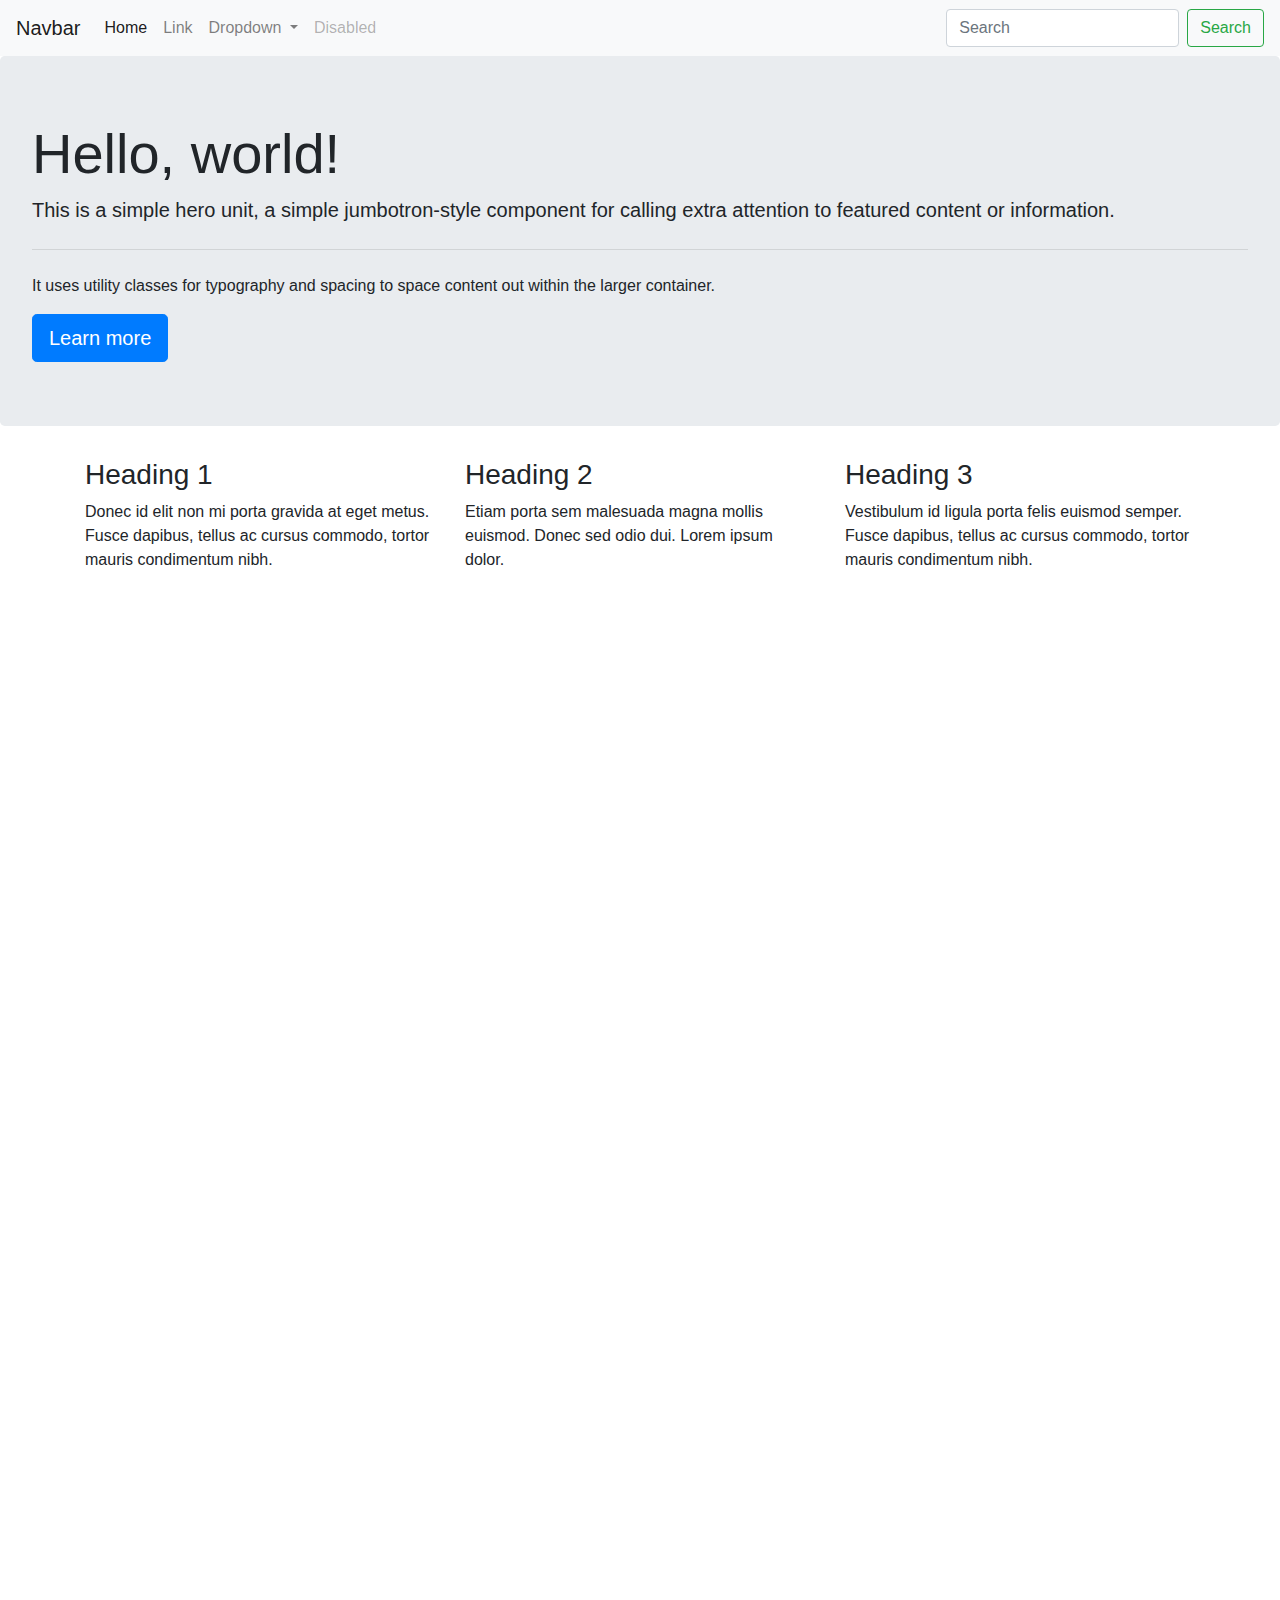
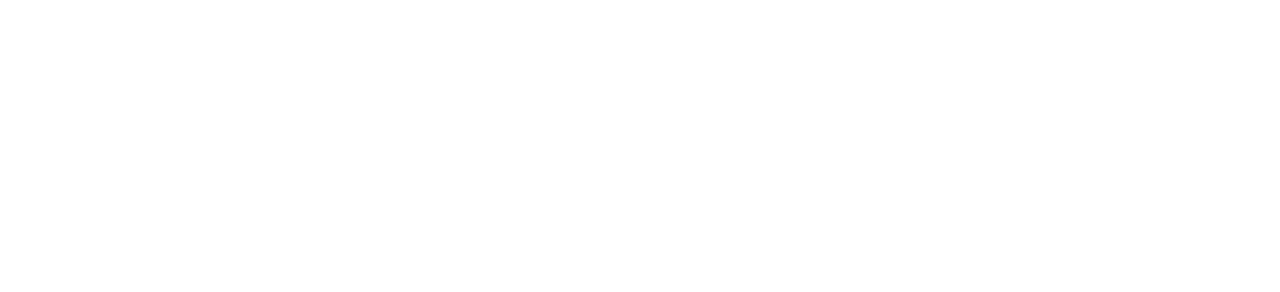
<file: data-viz/index.html>
<!doctype html>

<html lang=en>
<head>
<meta name="viewport" content="width=device-width, initial-scale=1.0">

<title>Bootstrap Template</title>
<!-- Bootstrap CSS -->
<link rel="stylesheet" href="https://stackpath.bootstrapcdn.com/bootstrap/4.4.1/css/bootstrap.min.css" integrity="sha384-Vkoo8x4CGsO3+Hhxv8T/Q5PaXtkKtu6ug5TOeNV6gBiFeWPGFN9MuhOf23Q9Ifjh" crossorigin="anonymous">

</head>

<body>
<!--start bootstrap nav-->
  <nav class="navbar navbar-expand-lg navbar-light bg-light">
 <a class="navbar-brand" href="#">Navbar</a>
 <button class="navbar-toggler" type="button" data-toggle="collapse" data-target="#navbarSupportedContent" aria-controls="navbarSupportedContent" aria-expanded="false" aria-label="Toggle navigation">
   <span class="navbar-toggler-icon"></span>
 </button>

 <div class="collapse navbar-collapse" id="navbarSupportedContent">
   <ul class="navbar-nav mr-auto">
     <li class="nav-item active">
       <a class="nav-link" href="#">Home <span class="sr-only">(current)</span></a>
     </li>
     <li class="nav-item">
       <a class="nav-link" href="#">Link</a>
     </li>
     <li class="nav-item dropdown">
       <a class="nav-link dropdown-toggle" href="#" id="navbarDropdown" role="button" data-toggle="dropdown" aria-haspopup="true" aria-expanded="false">
         Dropdown
       </a>
       <div class="dropdown-menu" aria-labelledby="navbarDropdown">
         <a class="dropdown-item" href="#">Action</a>
         <a class="dropdown-item" href="#">Another action</a>
         <div class="dropdown-divider"></div>
         <a class="dropdown-item" href="#">Something else here</a>
       </div>
     </li>
     <li class="nav-item">
       <a class="nav-link disabled" href="#" tabindex="-1" aria-disabled="true">Disabled</a>
     </li>
   </ul>
   <form class="form-inline my-2 my-lg-0">
     <input class="form-control mr-sm-2" type="search" placeholder="Search" aria-label="Search">
     <button class="btn btn-outline-success my-2 my-sm-0" type="submit">Search</button>
   </form>
 </div>
</nav>
<!--end bootstrap nav-->


<div class="jumbotron">
 <h1 class="display-4">Hello, world!</h1>
 <p class="lead">This is a simple hero unit, a simple jumbotron-style component for calling extra attention to featured content or information.</p>
 <hr class="my-4">
 <p>It uses utility classes for typography and spacing to space content out within the larger container.</p>
 <a class="btn btn-primary btn-lg" href="#" role="button">Learn more</a>
</div>


 <div class="container">
        <div class="row">

                <div class="col-md-4">
                        <h3>Heading 1</h3>
                        <p>Donec id elit non mi porta gravida at eget metus. Fusce dapibus, tellus ac cursus commodo, tortor mauris condimentum nibh.</p>
                </div>


                <div class="col-md-4">
                        <h3>Heading 2</h3>
                        <p>Etiam porta sem malesuada magna mollis euismod. Donec sed odio dui. Lorem ipsum dolor.</p>
                </div>

                <div class="col-md-4">
                        <h3>Heading 3</h3>
                        <p>Vestibulum id ligula porta felis euismod semper. Fusce dapibus, tellus ac cursus commodo, tortor mauris condimentum nibh.</p>
                </div>
        </div>

        <iframe title="Baltimore  has more than its share of heat-related deaths in Maryland" aria-label="Grouped Bars" id="datawrapper-chart-Sf9Cm" src="https://datawrapper.dwcdn.net/Sf9Cm/2/" scrolling="no" frameborder="0" style="width: 0; min-width: 100% !important; border: none;" height="468"></iframe><script type="text/javascript">!function(){"use strict";window.addEventListener("message",(function(a){if(void 0!==a.data["datawrapper-height"])for(var e in a.data["datawrapper-height"]){var t=document.getElementById("datawrapper-chart-"+e)||document.querySelector("iframe[src*='"+e+"']");t&&(t.style.height=a.data["datawrapper-height"][e]+"px")}}))}();
        </script>

        <iframe title="Projected number of extreme heat events in Maryland for the year 2040" aria-label="map" id="datawrapper-chart-dIVcA" src="https://datawrapper.dwcdn.net/dIVcA/1/" scrolling="no" frameborder="0" style="width: 0; min-width: 100% !important; border: none;" height="415"></iframe><script type="text/javascript">!function(){"use strict";window.addEventListener("message",(function(a){if(void 0!==a.data["datawrapper-height"])for(var e in a.data["datawrapper-height"]){var t=document.getElementById("datawrapper-chart-"+e)||document.querySelector("iframe[src*='"+e+"']");t&&(t.style.height=a.data["datawrapper-height"][e]+"px")}}))}();
        </script>

        <iframe title="Indoor and outdoor heat index during Baltimore heat wave, July 16-22, 2019" aria-label="Interactive line chart" id="datawrapper-chart-6yP5i" src="https://datawrapper.dwcdn.net/6yP5i/1/" scrolling="no" frameborder="0" style="width: 0; min-width: 100% !important; border: none;" height="400"></iframe><script type="text/javascript">!function(){"use strict";window.addEventListener("message",(function(a){if(void 0!==a.data["datawrapper-height"])for(var e in a.data["datawrapper-height"]){var t=document.getElementById("datawrapper-chart-"+e)||document.querySelector("iframe[src*='"+e+"']");t&&(t.style.height=a.data["datawrapper-height"][e]+"px")}}))}();
        </script>
</div>






<!-- jQuery first, then Popper.js, then Bootstrap JS -->

<script src="https://code.jquery.com/jquery-3.4.1.slim.min.js" integrity="sha384-J6qa4849blE2+poT4WnyKhv5vZF5SrPo0iEjwBvKU7imGFAV0wwj1yYfoRSJoZ+n" crossorigin="anonymous"></script>
<script src="https://cdn.jsdelivr.net/npm/popper.js@1.16.0/dist/umd/popper.min.js" integrity="sha384-Q6E9RHvbIyZFJoft+2mJbHaEWldlvI9IOYy5n3zV9zzTtmI3UksdQRVvoxMfooAo" crossorigin="anonymous"></script>
<script src="https://stackpath.bootstrapcdn.com/bootstrap/4.4.1/js/bootstrap.min.js" integrity="sha384-wfSDF2E50Y2D1uUdj0O3uMBJnjuUD4Ih7YwaYd1iqfktj0Uod8GCExl3Og8ifwB6" crossorigin="anonymous"></script>

</body>

</html>
</file>
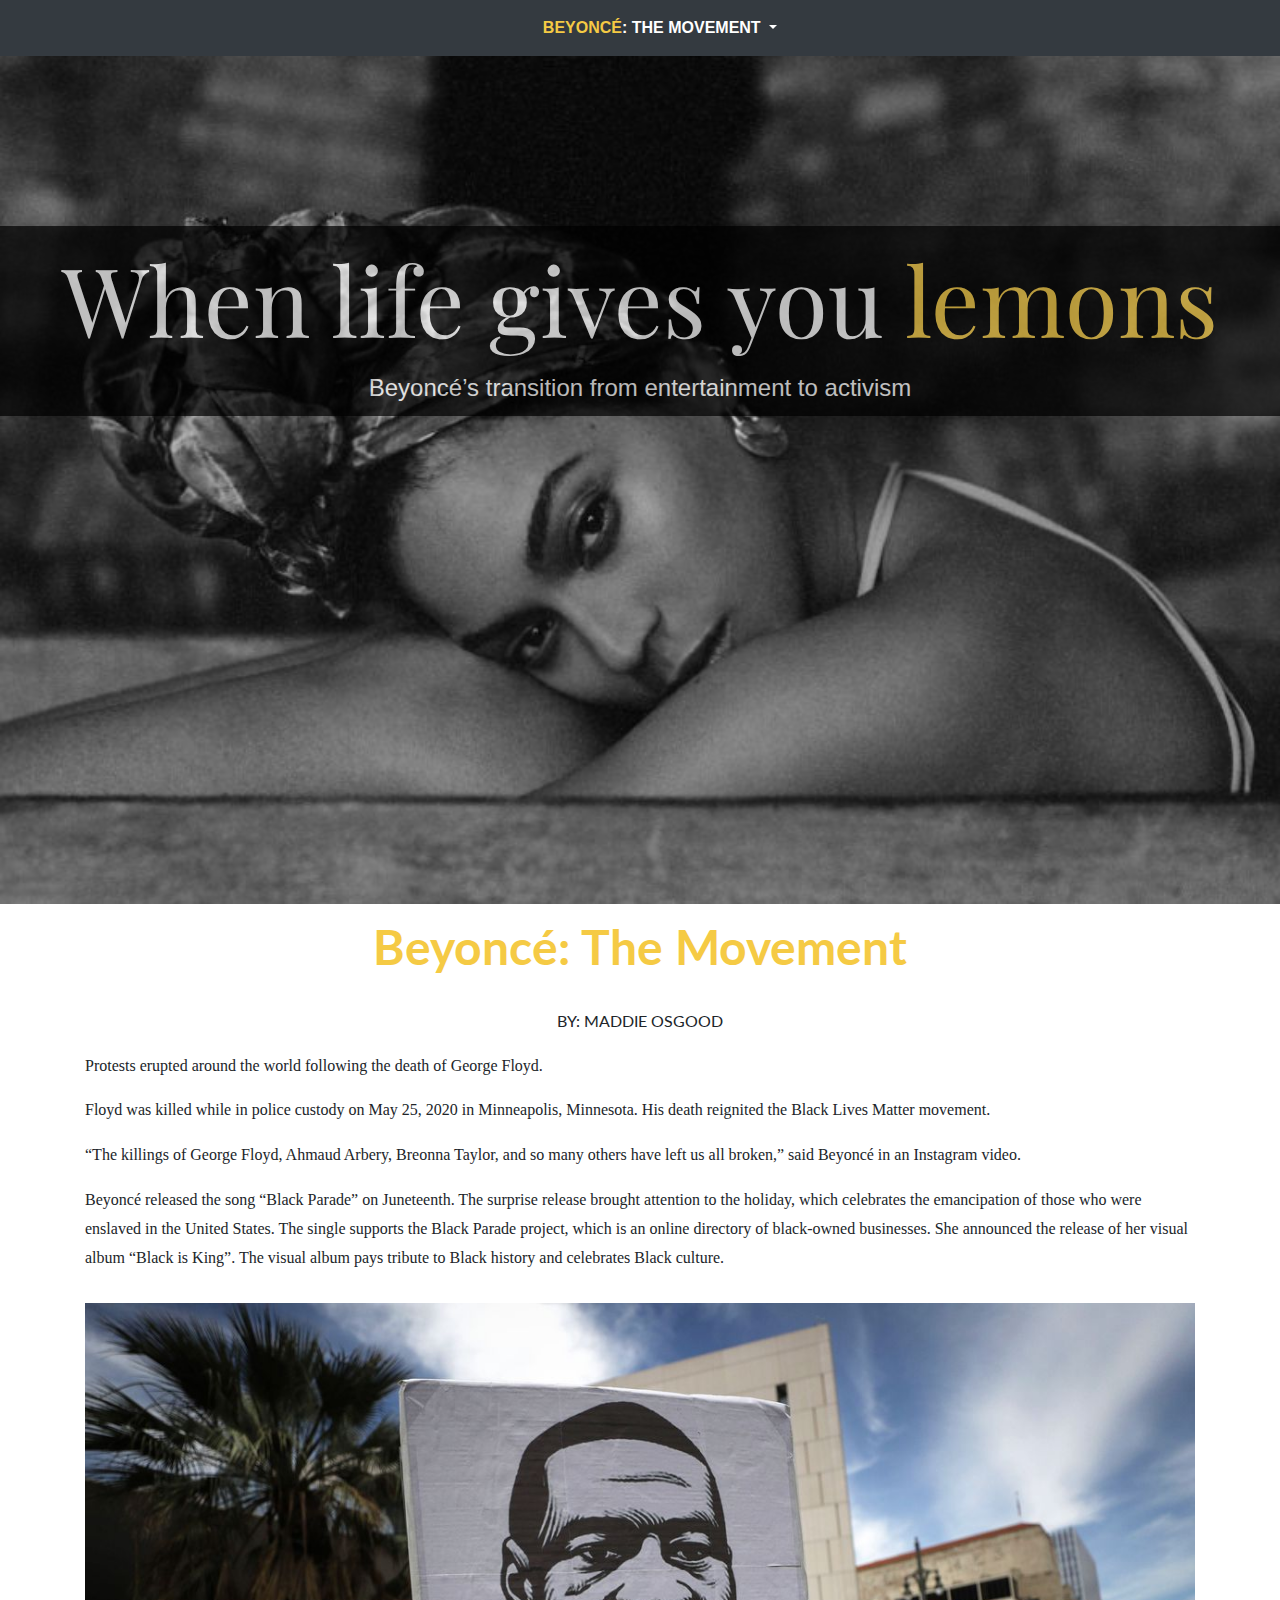
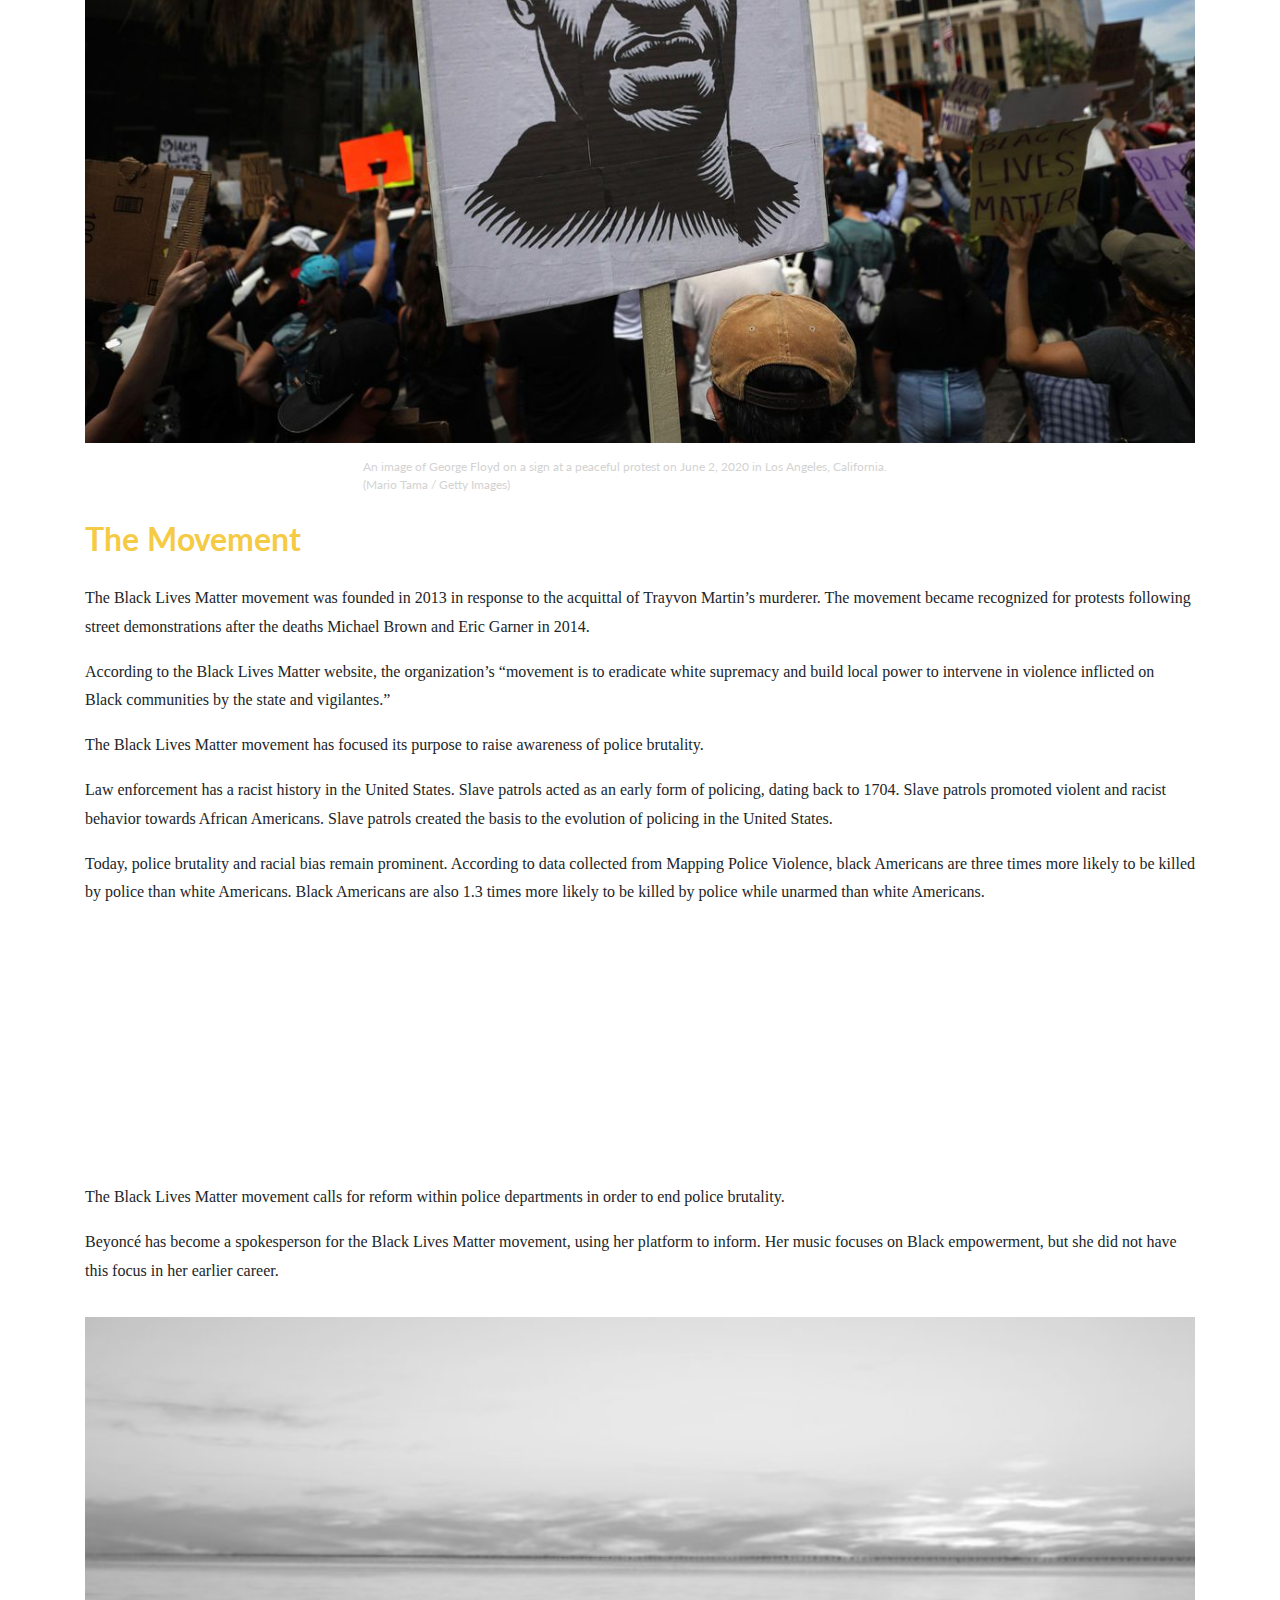
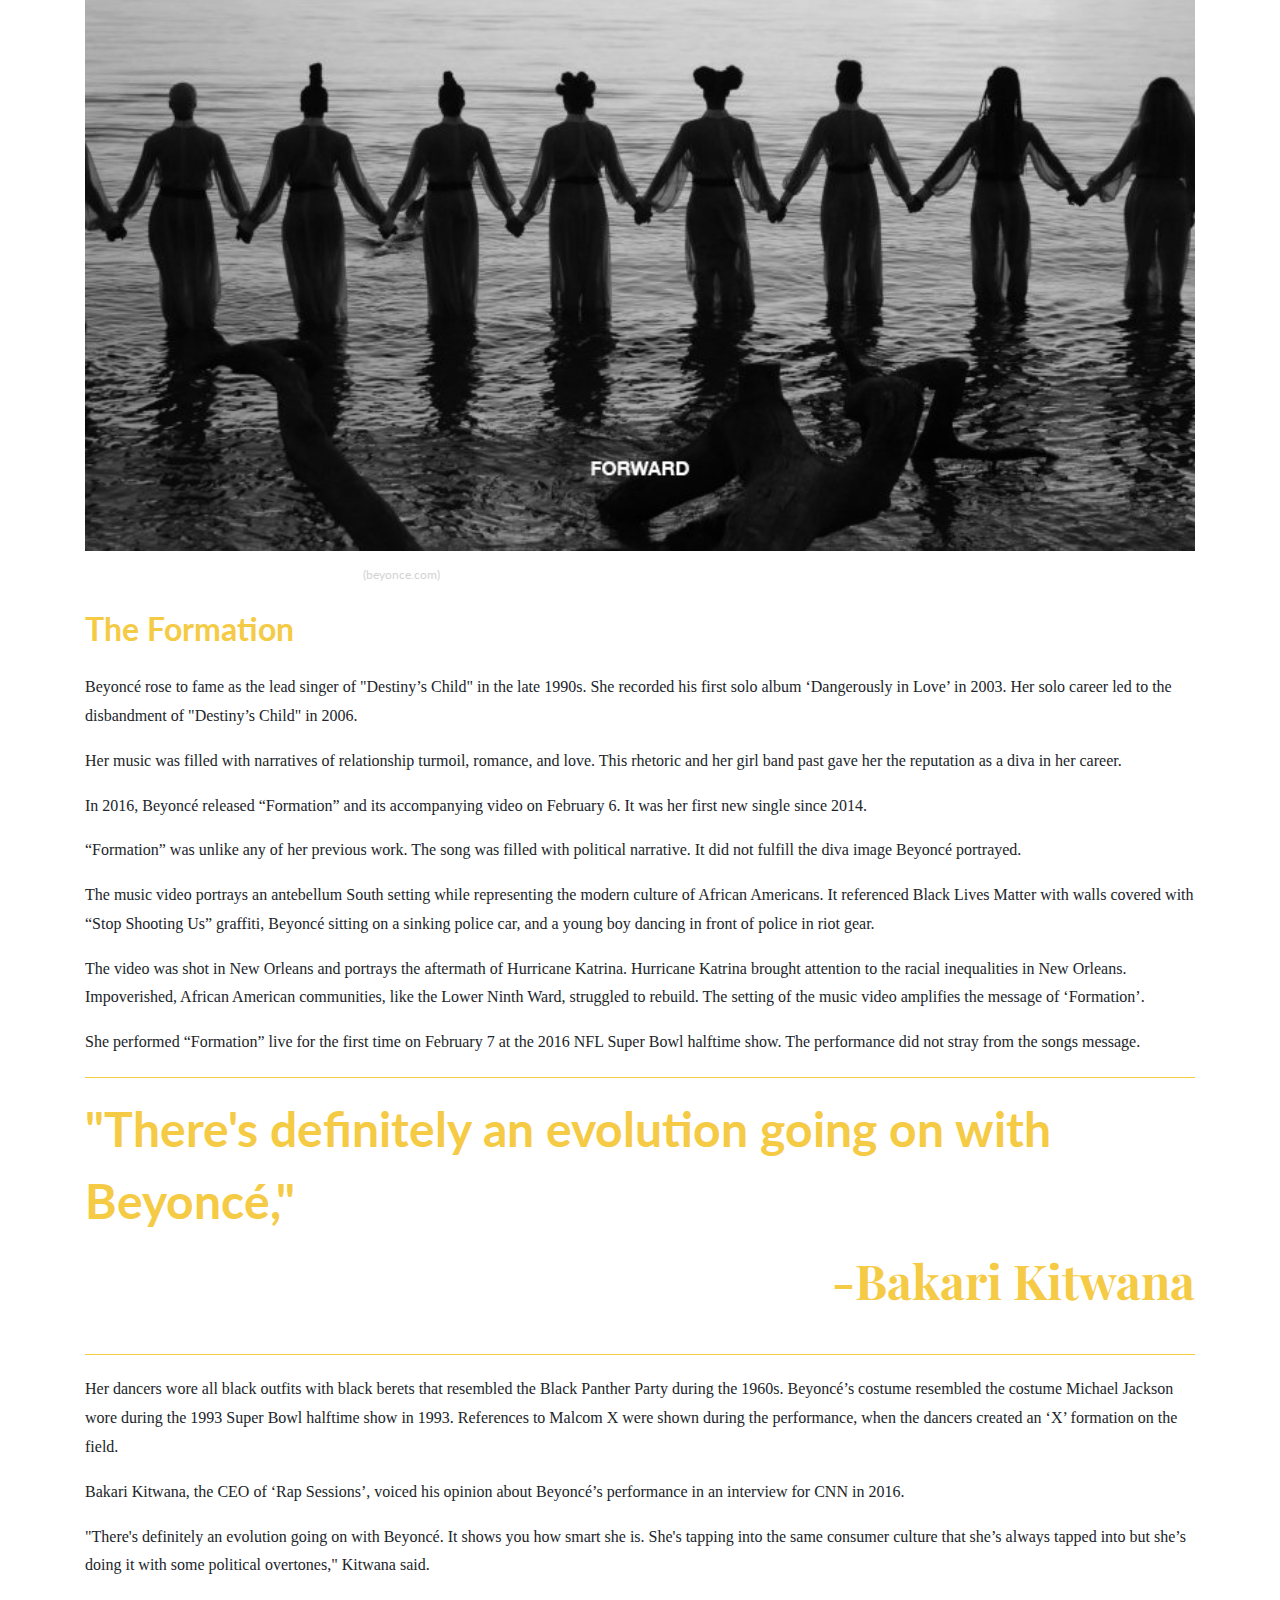
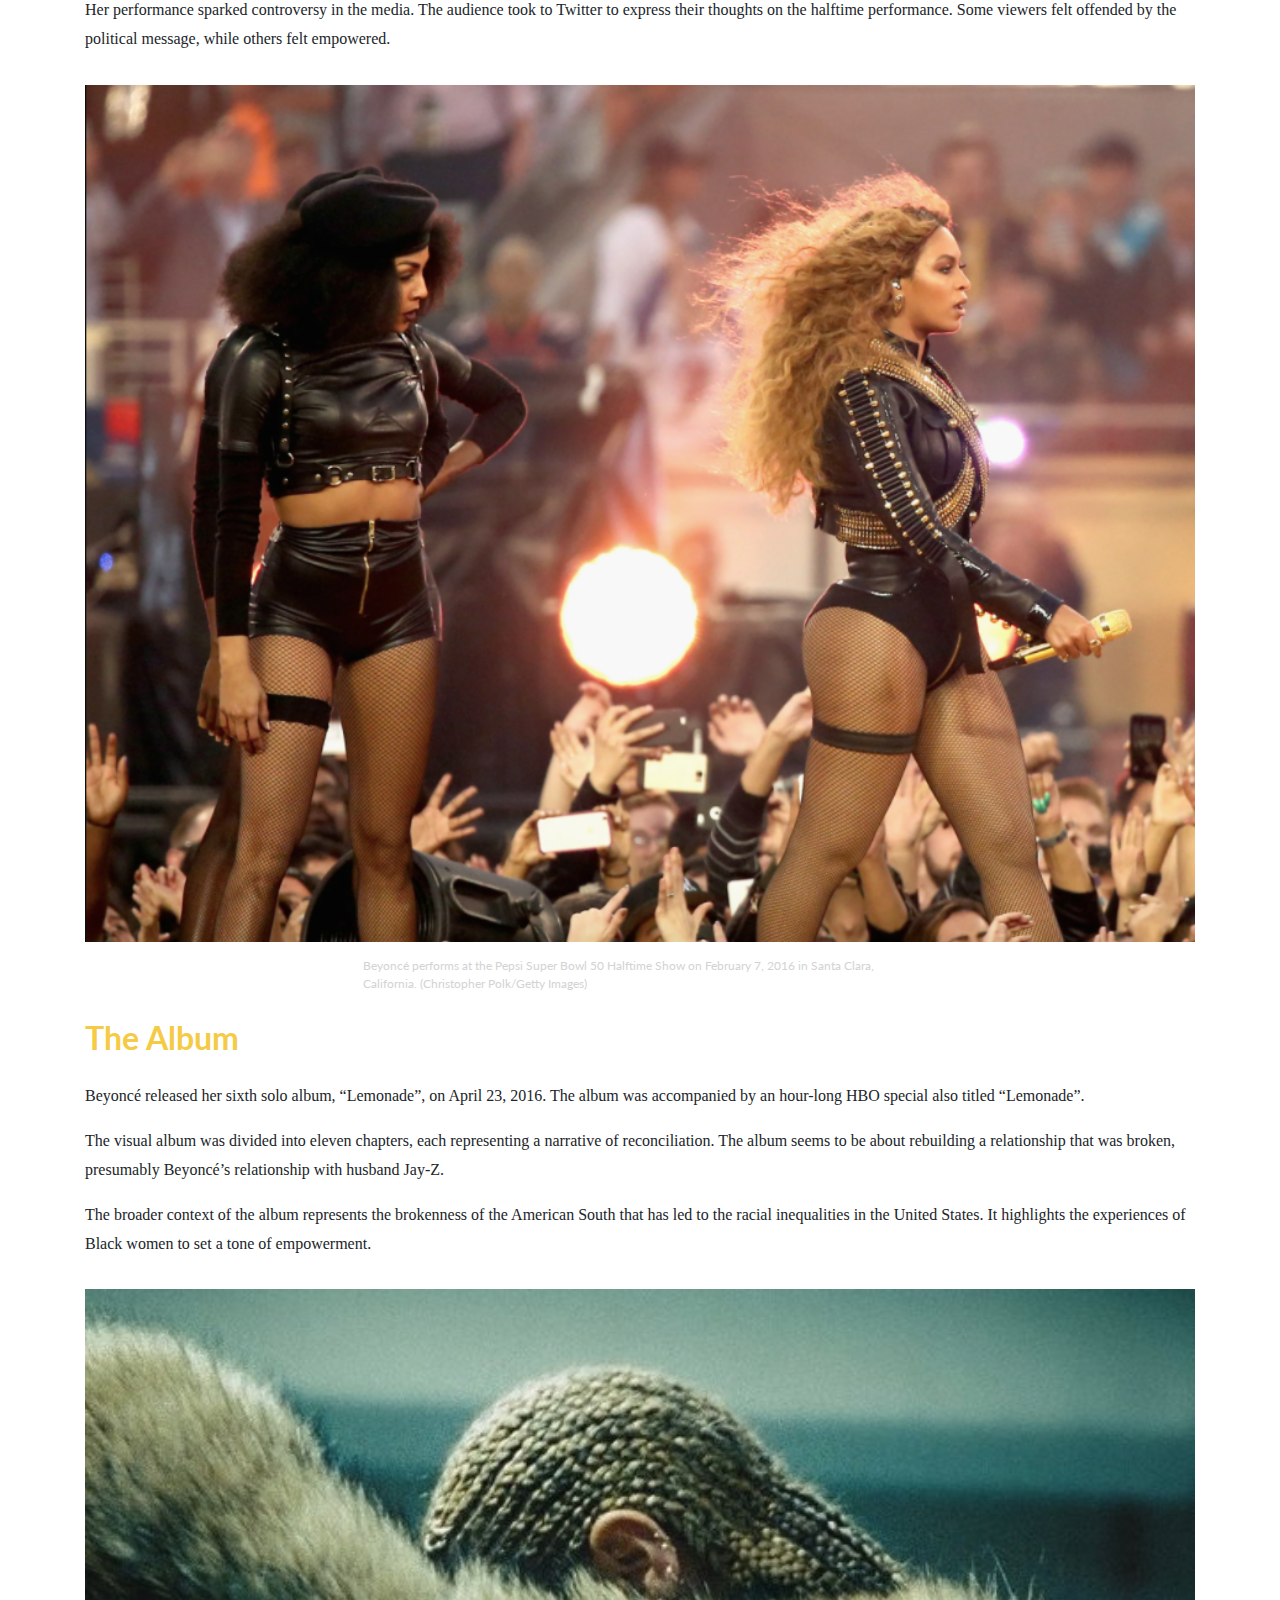
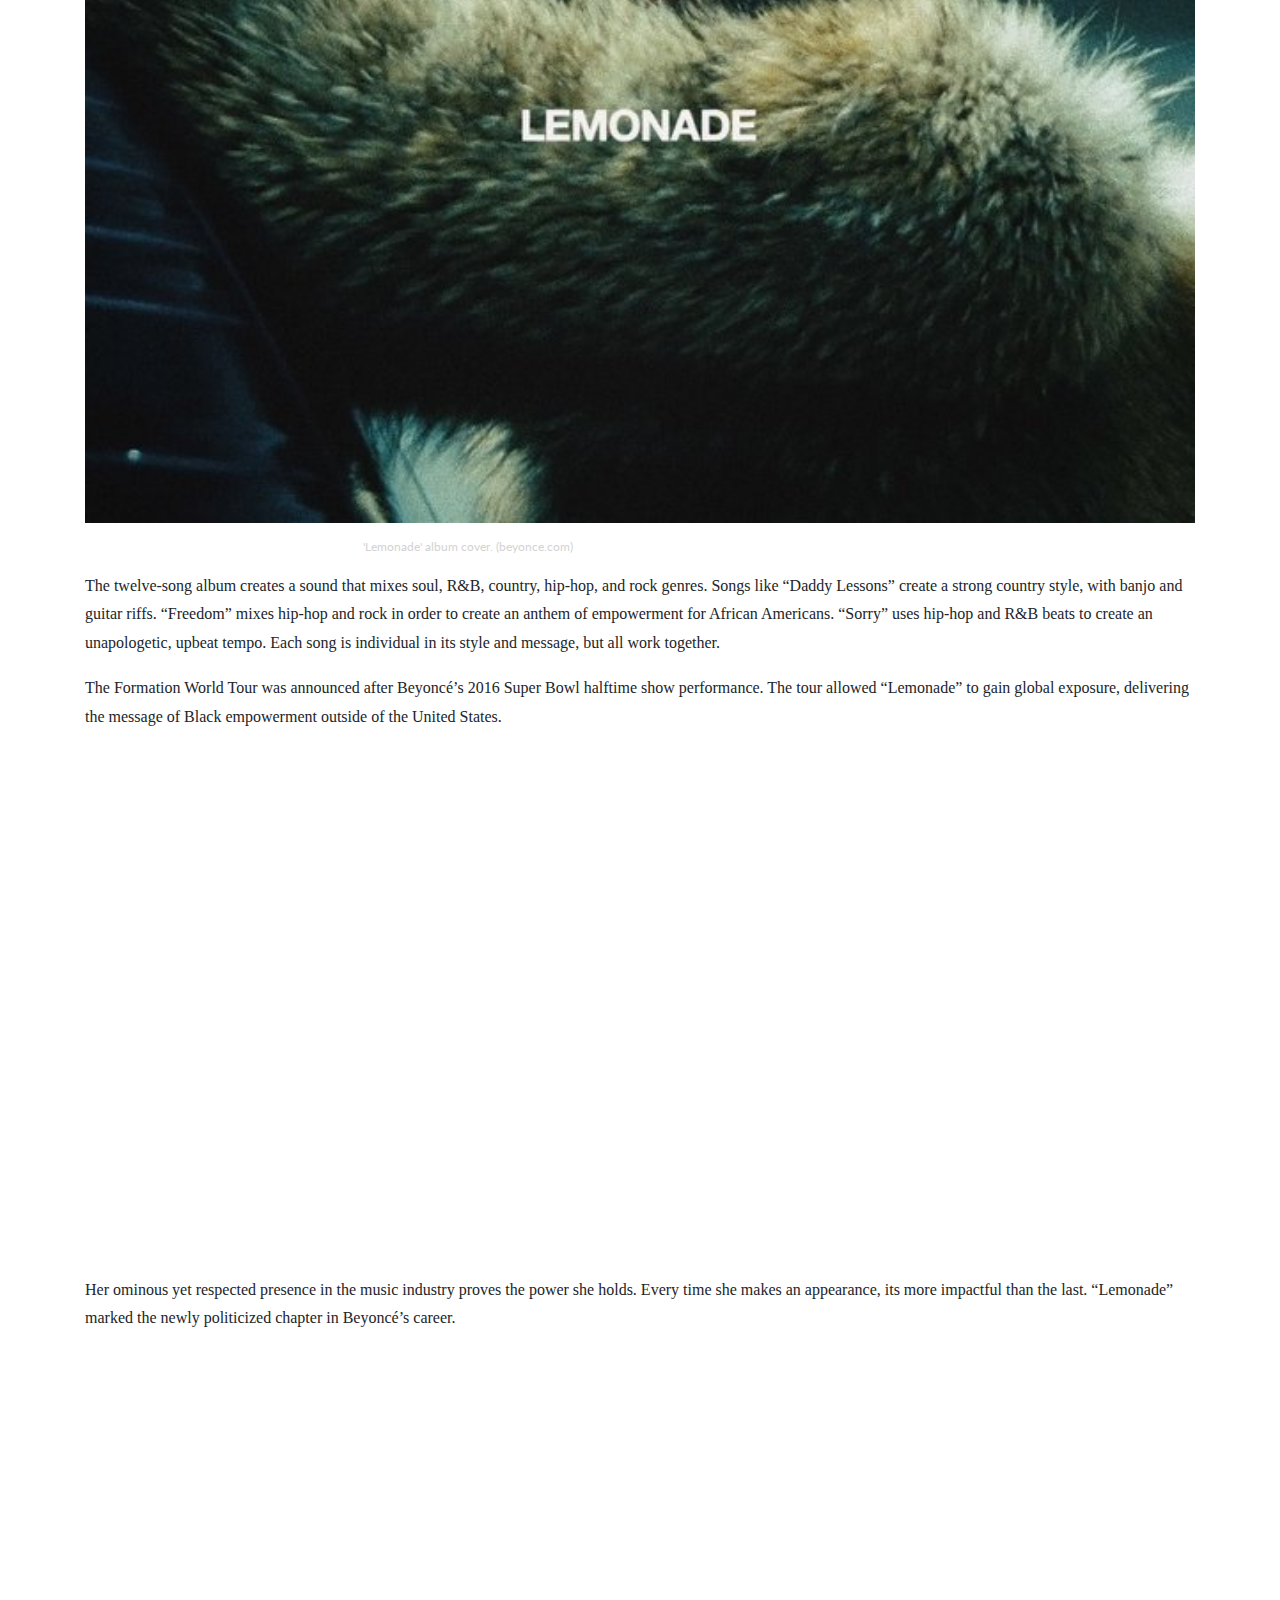
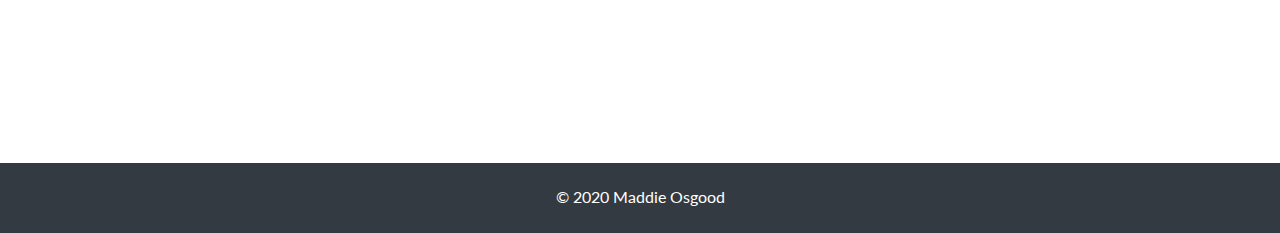
<file: final-project/index.html>
<!doctype html>

<html lang="en">
<head>
  <meta charset="utf-8">
  <meta name="viewport" content="width=device-width, initial-scale=1, shrink-to-fit=no">

  <title>BEYONCÉ: THE MOVEMENT</title>
  <meta name="description" content="Merrill College of Journalism, UMD">
  <meta name="author" content="Maddie Osgood">

  <!-- Bootstrap CSS -->
  <link rel="stylesheet" href="https://stackpath.bootstrapcdn.com/bootstrap/4.4.1/css/bootstrap.min.css" integrity="sha384-Vkoo8x4CGsO3+Hhxv8T/Q5PaXtkKtu6ug5TOeNV6gBiFeWPGFN9MuhOf23Q9Ifjh" crossorigin="anonymous">

  <!--my stylesheet-->
  <link rel="stylesheet" type="text/css" href="style.css">

  <!--google fonts-->
  <link href="https://fonts.googleapis.com/css2?family=Playfair+Display:wght@400;700&display=swap" rel="stylesheet">
  <link href="https://fonts.googleapis.com/css2?family=Lato:wght@400;700&display=swap" rel="stylesheet">

</head>
<body>

  <!-- NavBar -->
  <nav class="navbar navbar-expand-lg navbar-dark bg-dark">
  <ul class="nav-item-dropdown">
    <a class="nav-link dropdown-toggle" id="navbarDropdown" role="button" data-toggle="dropdown" aria-haspopup="true" aria-expanded="false">
    <span class="logo-title">BEYONCÉ</span>: THE MOVEMENT</span>
    </a>
    <div class="dropdown-menu" aria-labelledby="navbarDropdown">
      <a class="dropdown-item" href="#move">The Movement</a>
      <a class="dropdown-item" href="#perform">The Formation</a>
      <a class="dropdown-item" href="#lemonade">The Album</a>
    </div>
  </ul>
</nav>
  <!-- End NavBar -->


<!--Main Header/Title-->
  <div class="hero-container">
    <img src="pray-you-catch-me.jpg" class="hero-image">
      <div class="overlay">
        <div class="hero-head">When life gives you <span class="logo-title"> lemons </span>
          <div class="hero-sub">Beyoncé’s transition from entertainment to activism</div>
        </div>
      </div>
  </div>
<!--END Main Header/Title-->

<div class="container">

  <p class="headline">Beyoncé: The Movement</p>

  <p class="byline">By: Maddie Osgood</p>

<!--INTRO-->
  <p>Protests erupted around the world following the death of George Floyd.</p>

  <p>Floyd was killed while in police custody on May 25, 2020 in Minneapolis, Minnesota. His death reignited the Black Lives Matter movement.</p>

  <p>“The killings of George Floyd, Ahmaud Arbery, Breonna Taylor, and so many others have left us all broken,” said Beyoncé in an Instagram video.</p>

  <p>Beyoncé released the song “Black Parade” on Juneteenth. The surprise release brought attention to the holiday, which celebrates the emancipation of those who were enslaved in the United States. The single supports the Black Parade project, which is an online directory of black-owned businesses. She announced the release of her visual album “Black is King”. The visual album pays tribute to Black history and celebrates Black culture. </p>


<!--PICTURE 1-->
    <figure>
        <img class="pic" src="georgefloyd.jpg">
          <figcaption>An image of George Floyd on a sign at a peaceful protest on June 2, 2020 in Los Angeles, California. (Mario Tama / Getty Images)</figcaption>
    </figure>

<!--END picture 1-->


<!--END intro-->


<!--BLM Movement-->
  <p class="chapter" id="move">The Movement</p>

  <p>The Black Lives Matter movement was founded in 2013 in response to the acquittal of Trayvon Martin’s murderer. The movement became recognized for protests following street demonstrations after the deaths Michael Brown and Eric Garner in 2014.</p>

 <p>According to the Black Lives Matter website, the organization’s “movement is to eradicate white supremacy and build local power to intervene in violence inflicted on Black communities by the state and vigilantes.”</p>

 <p>The Black Lives Matter movement has focused its purpose to raise awareness of police brutality.</p>

 <p>Law enforcement has a racist history in the United States. Slave patrols acted as an early form of policing, dating back to 1704. Slave patrols promoted violent and racist behavior towards African Americans. Slave patrols created the basis to the evolution of policing in the United States.</p>

 <p>Today, police brutality and racial bias remain prominent. According to data collected from Mapping Police Violence, black Americans are three times more likely to be killed by police than white Americans. Black Americans are also 1.3 times more likely to be killed by police while unarmed than white Americans.</p>


<!--GRAPH-->
    <div class="row">
      <div class="col-6">

        <iframe class="graphic" title="Police Homicide Rate" aria-label="Bar Chart" id="datawrapper-chart-uWyH9" src="https://datawrapper.dwcdn.net/uWyH9/3/" scrolling="no" frameborder="0" style="width: 0; min-width: 100% !important; border: none;" height="213"></iframe><script type="text/javascript">!function(){"use strict";window.addEventListener("message",(function(a){if(void 0!==a.data["datawrapper-height"])for(var e in a.data["datawrapper-height"]){var t=document.getElementById("datawrapper-chart-"+e)||document.querySelector("iframe[src*='"+e+"']");t&&(t.style.height=a.data["datawrapper-height"][e]+"px")}}))}();
        </script>
      </div>
        <div class="col-6">
          <iframe class="graphic" title="Unarmed People Killed by Police" aria-label="Bar Chart" id="datawrapper-chart-cMyze" src="https://datawrapper.dwcdn.net/cMyze/2/" scrolling="no" frameborder="0" style="width: 0; min-width: 100% !important; border: none;" height="213"></iframe><script type="text/javascript">!function(){"use strict";window.addEventListener("message",(function(a){if(void 0!==a.data["datawrapper-height"])for(var e in a.data["datawrapper-height"]){var t=document.getElementById("datawrapper-chart-"+e)||document.querySelector("iframe[src*='"+e+"']");t&&(t.style.height=a.data["datawrapper-height"][e]+"px")}}))}();
          </script>
        </div>
    </div>
<!--END graph-->

  <p>The Black Lives Matter movement calls for reform within police departments in order to end police brutality.</p>

  <p>Beyoncé has become a spokesperson for the Black Lives Matter movement, using her platform to inform. Her music focuses on Black empowerment, but she did not have this focus in her earlier career.</p>

<!--END BLM Movement-->

<!--Large protest photo divider-->
<figure>
<img class="pic" src="forward.jpg">
<figcaption>(beyonce.com)</figcation>
</figure>



<!--Formation-->
  <p class="chapter" id="perform">The Formation</p>
  <p>Beyoncé rose to fame as the lead singer of "Destiny’s Child" in the late 1990s. She recorded his first solo album ‘Dangerously in Love’ in 2003. Her solo career led to the disbandment of "Destiny’s Child" in 2006.</p>

  <p>Her music was filled with narratives of relationship turmoil, romance, and love. This rhetoric and her girl band past gave her the reputation as a diva in her career.</p>

  <p>In 2016, Beyoncé released “Formation” and its accompanying video on February 6. It was her first new single since 2014.</p>

  <p>“Formation” was unlike any of her previous work. The song was filled with political narrative. It did not fulfill the diva image Beyoncé portrayed.</p>

  <p> The music video portrays an antebellum South setting while representing the modern culture of African Americans. It referenced Black Lives Matter with walls covered with “Stop Shooting Us” graffiti, Beyoncé sitting on a sinking police car, and a young boy dancing in front of police in riot gear.</p>

  <p>The video was shot in New Orleans and portrays the aftermath of Hurricane Katrina. Hurricane Katrina brought attention to the racial inequalities in New Orleans. Impoverished, African American communities, like the Lower Ninth Ward, struggled to rebuild. The setting of the music video amplifies the message of ‘Formation’.</p>

  <p>She performed “Formation” live for the first time on February 7 at the 2016 NFL Super Bowl halftime show. The performance did not stray from the songs message.</p>

<!--PICTURE-->
<div class="quote">
  "There's definitely an evolution going on with Beyoncé,"
  <p class="quote-attribution"> -Bakari Kitwana</p>
</div>

<!--END picture-->

  <p>Her dancers wore all black outfits with black berets that resembled the Black Panther Party during the 1960s. Beyoncé’s costume resembled the costume Michael Jackson wore during the 1993 Super Bowl halftime show in 1993. References to Malcom X were shown during the performance, when the dancers created an ‘X’ formation on the field.</p>

  <p>Bakari Kitwana, the CEO of ‘Rap Sessions’, voiced his opinion about Beyoncé’s performance in an interview for CNN in 2016.</p>

  <p>"There's definitely an evolution going on with Beyoncé. It shows you how smart she is. She's tapping into the same consumer culture that she’s always tapped into but she’s doing it with some political overtones," Kitwana said.</p>

  <p>Her performance sparked controversy in the media. The audience took to Twitter to express their thoughts on the halftime performance. Some viewers felt offended by the political message, while others felt empowered. </p>

  <!--PICTURE-->
    <figure>
      <img class="pic" src="superbowl.jpg">
      <figcaption>Beyoncé performs at the Pepsi Super Bowl 50 Halftime Show on February 7, 2016 in Santa Clara, California. (Christopher Polk/Getty Images)</figcaption>
    </figure>
  <!--END picture-->

<!--END Formation-->

<!--Lemonade-->

  <p class="chapter" id="lemonade">The Album</p>

  <p>Beyoncé released her sixth solo album, “Lemonade”, on April 23, 2016. The album was accompanied by an hour-long HBO special also titled “Lemonade”.</p>

  <p>The visual album was divided into eleven chapters, each representing a narrative of reconciliation. The album seems to be about rebuilding a relationship that was broken, presumably Beyoncé’s relationship with husband Jay-Z.</p>

  <p>The broader context of the album represents the brokenness of the American South that has led to the racial inequalities in the United States. It highlights the experiences of Black women to set a tone of empowerment.</p>

  <figure>
  <img class="pic" src="lemonadealbum.jpg">
  <figcaption>'Lemonade' album cover. (beyonce.com)</figcaption>
  </figure>

  <p>The twelve-song album creates a sound that mixes soul, R&B, country, hip-hop, and rock genres. Songs like “Daddy Lessons” create a strong country style, with banjo and guitar riffs. “Freedom” mixes hip-hop and rock in order to create an anthem of empowerment for African Americans. “Sorry” uses hip-hop and R&B beats to create an unapologetic, upbeat tempo. Each song is individual in its style and message, but all work together.</p>

  <p>The Formation World Tour was announced after Beyoncé’s 2016 Super Bowl halftime show performance. The tour allowed “Lemonade” to gain global exposure, delivering the message of Black empowerment outside of the United States.</p>

</p>

  <!--maps-->
  <div class="row">
    <div class="col-6">
      <iframe class="graphic" title="The Formation World Tour: North America" aria-label="chart" id="datawrapper-chart-ud9Gu" src="https://datawrapper.dwcdn.net/ud9Gu/2/" scrolling="no" frameborder="0" style="width: 0; min-width: 100% !important; border: none;" height="481"></iframe><script type="text/javascript">!function(){"use strict";window.addEventListener("message",(function(a){if(void 0!==a.data["datawrapper-height"])for(var e in a.data["datawrapper-height"]){var t=document.getElementById("datawrapper-chart-"+e)||document.querySelector("iframe[src*='"+e+"']");t&&(t.style.height=a.data["datawrapper-height"][e]+"px")}}))}();
      </script>
    </div>

    <div class="col-6">
        <iframe class="graphic" title="The Formation World Tour: Europe" aria-label="chart" id="datawrapper-chart-GJJH9" src="https://datawrapper.dwcdn.net/GJJH9/1/" scrolling="no" frameborder="0" style="width: 0; min-width: 100% !important; border: none;" height="481"></iframe><script type="text/javascript">!function(){"use strict";window.addEventListener("message",(function(a){if(void 0!==a.data["datawrapper-height"])for(var e in a.data["datawrapper-height"]){var t=document.getElementById("datawrapper-chart-"+e)||document.querySelector("iframe[src*='"+e+"']");t&&(t.style.height=a.data["datawrapper-height"][e]+"px")}}))}();
      </script>
  </div>
</div>
<!--END maps-->


  <p>Her ominous yet respected presence in the music industry proves the power she holds. Every time she makes an appearance, its more impactful than the last. “Lemonade” marked the newly politicized chapter in Beyoncé’s career.</p>

<!--spotify audio-->

<iframe class="music" src="https://open.spotify.com/embed/album/7dK54iZuOxXFarGhXwEXfF" width="650" height="380" frameborder="0" allowtransparency="true" allow="encrypted-media"></iframe>

<!--END spotify audio-->

<!--END Lemonade-->



</div>

  <div id="footer">
  <footer>
    <p class="footer">&copy 2020 Maddie Osgood</p>
  </footer>
  </div>

  <!-- jQuery first, then Popper.js, then Bootstrap JS -->
  <script src="https://code.jquery.com/jquery-3.4.1.slim.min.js" integrity="sha384-J6qa4849blE2+poT4WnyKhv5vZF5SrPo0iEjwBvKU7imGFAV0wwj1yYfoRSJoZ+n" crossorigin="anonymous"></script>
  <script src="https://cdn.jsdelivr.net/npm/popper.js@1.16.0/dist/umd/popper.min.js" integrity="sha384-Q6E9RHvbIyZFJoft+2mJbHaEWldlvI9IOYy5n3zV9zzTtmI3UksdQRVvoxMfooAo" crossorigin="anonymous"></script>
  <script src="https://stackpath.bootstrapcdn.com/bootstrap/4.4.1/js/bootstrap.min.js" integrity="sha384-wfSDF2E50Y2D1uUdj0O3uMBJnjuUD4Ih7YwaYd1iqfktj0Uod8GCExl3Og8ifwB6" crossorigin="anonymous"></script>

</body>
</html>
</file>
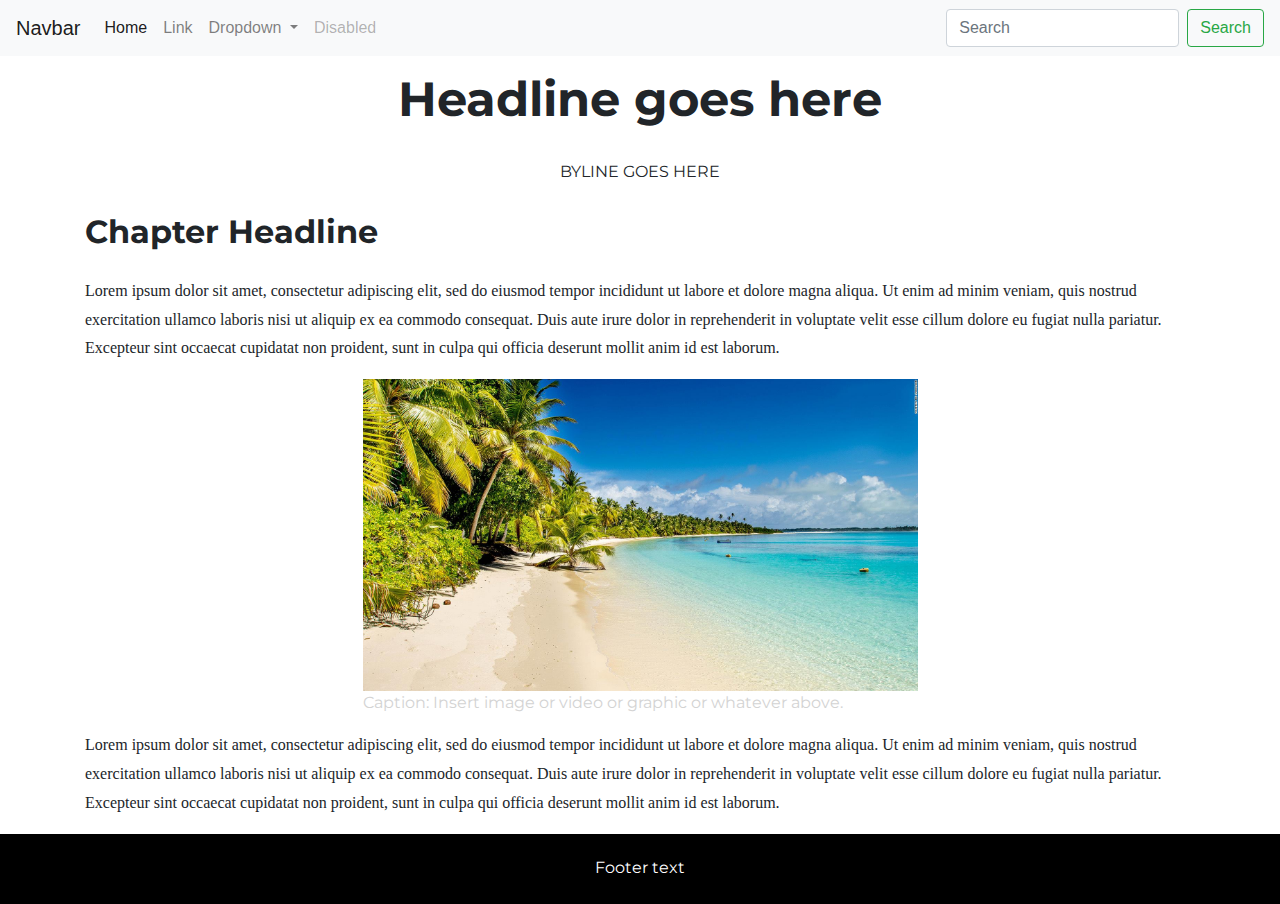
<file: html-frame/index.html>
<!doctype html>

<html lang="en">
<head>
  <meta charset="utf-8">
  <meta name="viewport" content="width=device-width, initial-scale=1, shrink-to-fit=no">

  <title>HTML Frame</title>
  <meta name="description" content="Merrill College of Journalism, UMD">
  <meta name="author" content="Adam Marton">

  <!-- Bootstrap CSS -->
  <link rel="stylesheet" href="https://stackpath.bootstrapcdn.com/bootstrap/4.4.1/css/bootstrap.min.css" integrity="sha384-Vkoo8x4CGsO3+Hhxv8T/Q5PaXtkKtu6ug5TOeNV6gBiFeWPGFN9MuhOf23Q9Ifjh" crossorigin="anonymous">

  <!--my stylesheet-->
  <link rel="stylesheet" type="text/css" href="style.css">

  <!--google fonts-->
  <link href="https://fonts.googleapis.com/css2?family=Montserrat:wght@400;700&display=swap" rel="stylesheet">

</head>
<body>

  <!-- NavBar -->
  <nav class="navbar navbar-expand-lg navbar-light bg-light">
    <a class="navbar-brand" href="#">Navbar</a>
    <button class="navbar-toggler" type="button" data-toggle="collapse" data-target="#navbarSupportedContent" aria-controls="navbarSupportedContent" aria-expanded="false" aria-label="Toggle navigation">
      <span class="navbar-toggler-icon"></span>
    </button>

    <div class="collapse navbar-collapse" id="navbarSupportedContent">
      <ul class="navbar-nav mr-auto">
        <li class="nav-item active">
          <a class="nav-link" href="#">Home <span class="sr-only">(current)</span></a>
        </li>
        <li class="nav-item">
          <a class="nav-link" href="#">Link</a>
        </li>
        <li class="nav-item dropdown">
          <a class="nav-link dropdown-toggle" href="#" id="navbarDropdown" role="button" data-toggle="dropdown" aria-haspopup="true" aria-expanded="false">
            Dropdown
          </a>
          <div class="dropdown-menu" aria-labelledby="navbarDropdown">
            <a class="dropdown-item" href="#">Action</a>
            <a class="dropdown-item" href="#">Another action</a>
            <div class="dropdown-divider"></div>
            <a class="dropdown-item" href="#">Something else here</a>
          </div>
        </li>
        <li class="nav-item">
          <a class="nav-link disabled" href="#" tabindex="-1" aria-disabled="true">Disabled</a>
        </li>
      </ul>
      <form class="form-inline my-2 my-lg-0">
        <input class="form-control mr-sm-2" type="search" placeholder="Search" aria-label="Search">
        <button class="btn btn-outline-success my-2 my-sm-0" type="submit">Search</button>
      </form>
    </div>
  </nav>
  <!-- End NavBar -->


<div class="container">

  <p class="headline">Headline goes here</p>

  <p class="byline">Byline goes here</p>

  <p class="chapter">Chapter Headline</p>

  <p>Lorem ipsum dolor sit amet, consectetur adipiscing elit, sed do eiusmod tempor incididunt ut labore et dolore magna aliqua. Ut enim ad minim veniam, quis nostrud exercitation ullamco laboris nisi ut aliquip ex ea commodo consequat. Duis aute irure dolor in reprehenderit in voluptate velit esse cillum dolore eu fugiat nulla pariatur. Excepteur sint occaecat cupidatat non proident, sunt in culpa qui officia deserunt mollit anim id est laborum.</p>


  <figure>

    <img src="beach.jpg" alt="beach" class="image">

    <figcaption>Caption: Insert image or video or graphic or whatever above.</figcaption>

  </figure>


  <p>Lorem ipsum dolor sit amet, consectetur adipiscing elit, sed do eiusmod tempor incididunt ut labore et dolore magna aliqua. Ut enim ad minim veniam, quis nostrud exercitation ullamco laboris nisi ut aliquip ex ea commodo consequat. Duis aute irure dolor in reprehenderit in voluptate velit esse cillum dolore eu fugiat nulla pariatur. Excepteur sint occaecat cupidatat non proident, sunt in culpa qui officia deserunt mollit anim id est laborum.</p>


</div>

  <div id="footer">
  <footer>
    <p class="footer">Footer text</p>
  </footer>
  </div>

  <!-- jQuery first, then Popper.js, then Bootstrap JS -->
  <script src="https://code.jquery.com/jquery-3.4.1.slim.min.js" integrity="sha384-J6qa4849blE2+poT4WnyKhv5vZF5SrPo0iEjwBvKU7imGFAV0wwj1yYfoRSJoZ+n" crossorigin="anonymous"></script>
  <script src="https://cdn.jsdelivr.net/npm/popper.js@1.16.0/dist/umd/popper.min.js" integrity="sha384-Q6E9RHvbIyZFJoft+2mJbHaEWldlvI9IOYy5n3zV9zzTtmI3UksdQRVvoxMfooAo" crossorigin="anonymous"></script>
  <script src="https://stackpath.bootstrapcdn.com/bootstrap/4.4.1/js/bootstrap.min.js" integrity="sha384-wfSDF2E50Y2D1uUdj0O3uMBJnjuUD4Ih7YwaYd1iqfktj0Uod8GCExl3Og8ifwB6" crossorigin="anonymous"></script>

</body>
</html>
</file>
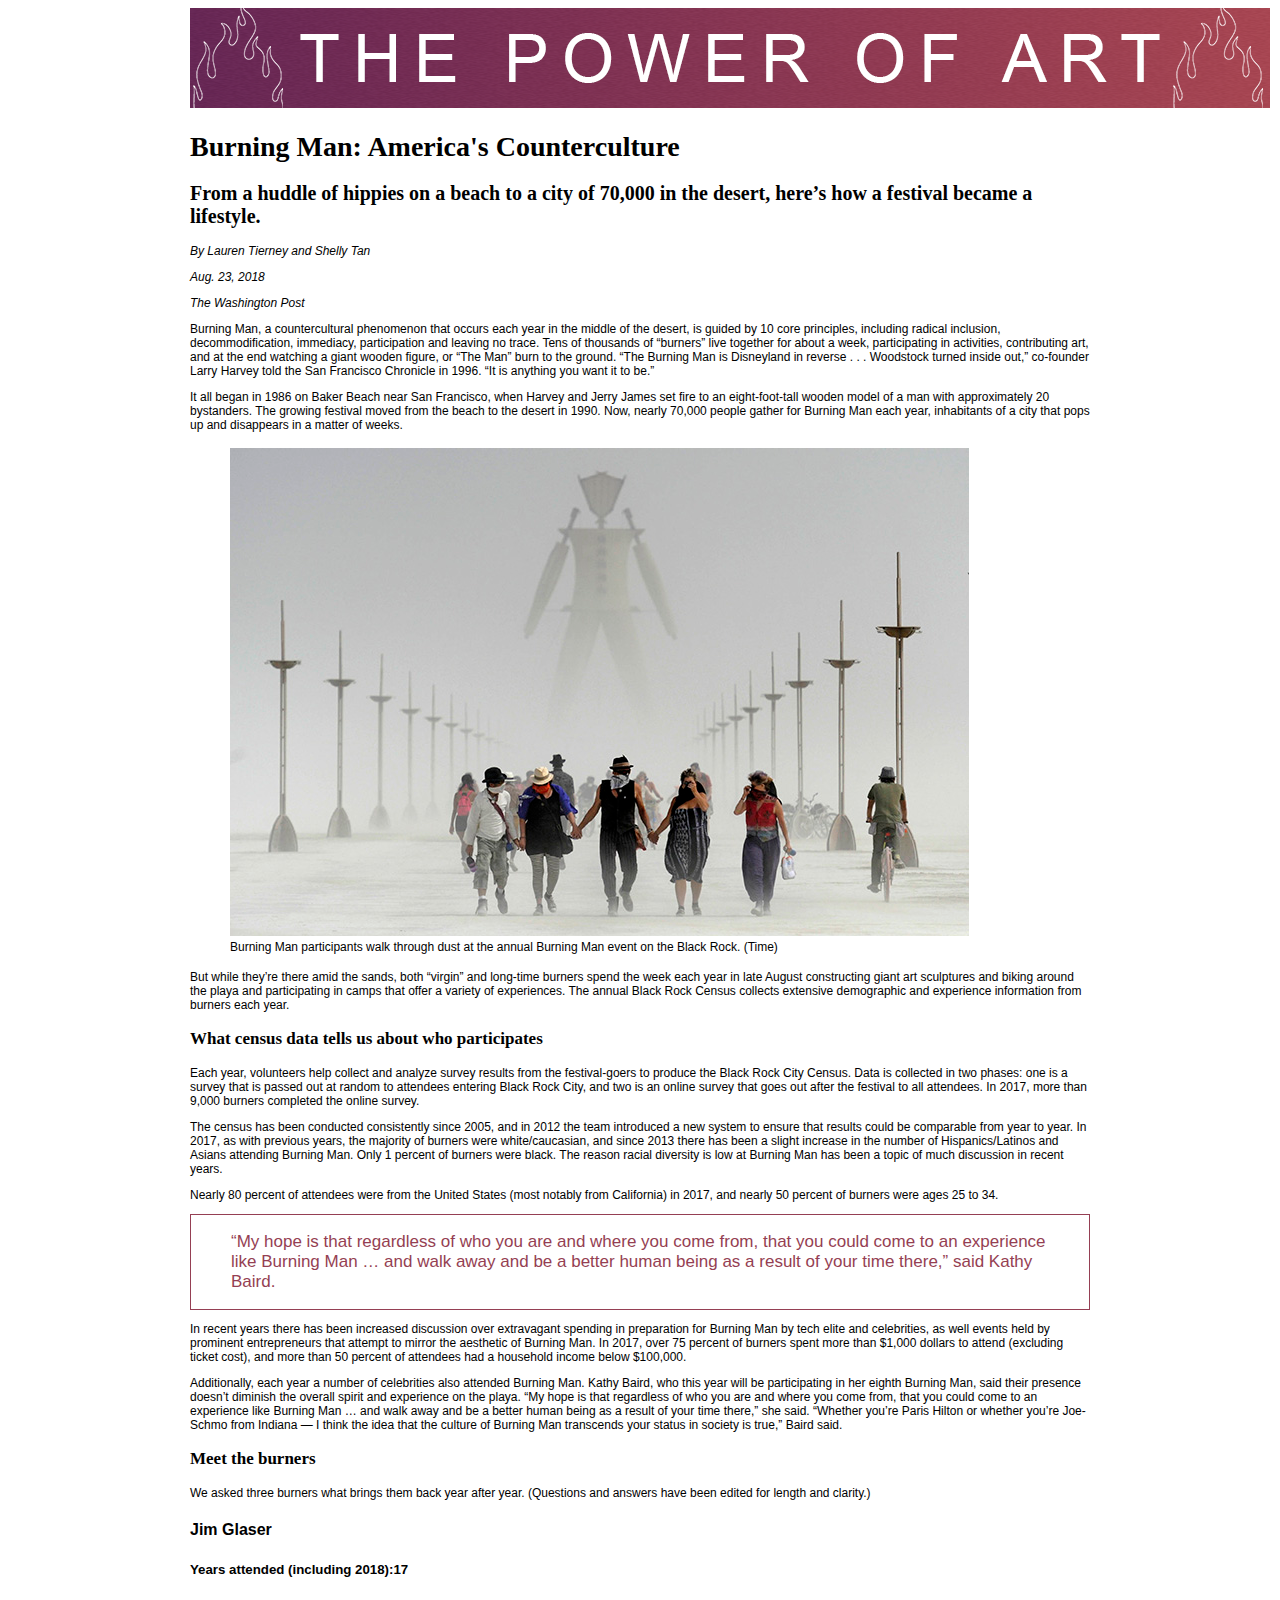
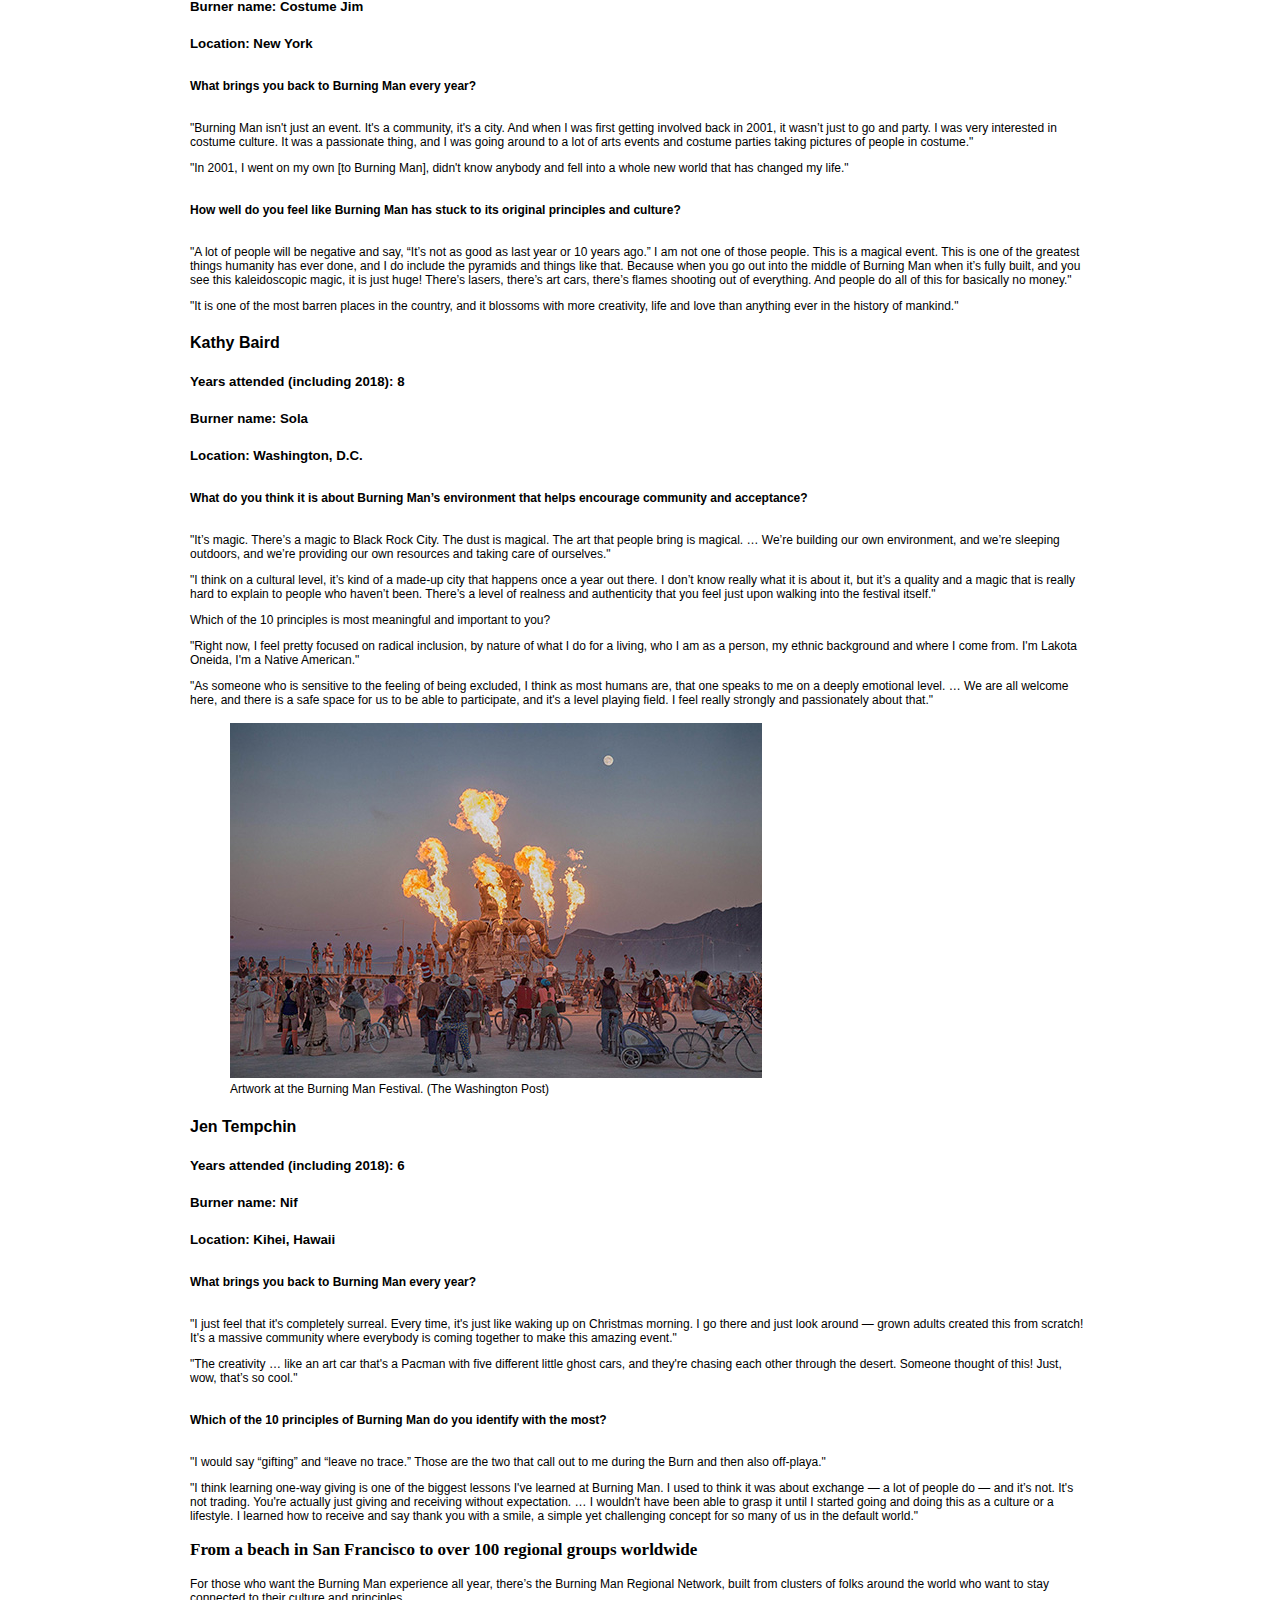
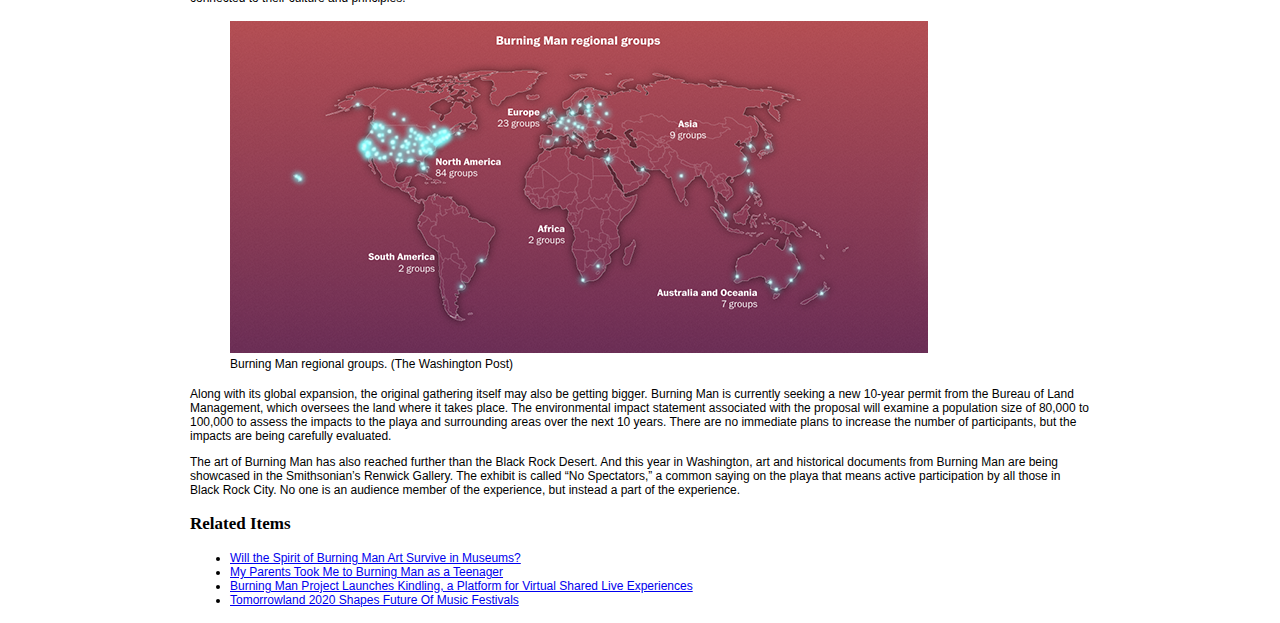
<file: midterm/index.html>
<!DOCTYPE html>
<html lang=en>

<head>
  <title>The Power of Art: Burning Man</title>

  <link rel="stylesheet" type="text/css" href="stylesheet.css">

</head>

<body>

  <div id="content">

  <img src="midterm-banner.png" alt="banner" width="1080" height="100" class="banner">


  <h1>Burning Man: America's Counterculture</h1>


  <h2>From a huddle of hippies on a beach to a city of 70,000 in the desert, here’s how a festival became a lifestyle.</h2>

  <div id="byline">
  <p>By Lauren Tierney and Shelly Tan</p>
  <p>Aug. 23, 2018</p>
  <p>The Washington Post</p>
  </div>


  <p>Burning Man, a countercultural phenomenon that occurs each year in the middle of the desert, is guided by 10 core principles, including radical inclusion, decommodification, immediacy, participation and leaving no trace. Tens of thousands of “burners” live together for about a week, participating in activities, contributing art, and at the end watching a giant wooden figure, or “The Man” burn to the ground. “The Burning Man is Disneyland in reverse . . . Woodstock turned inside out,” co-founder Larry Harvey told the San Francisco Chronicle in 1996. “It is anything you want it to be.”</p>


  <p>It all began in 1986 on Baker Beach near San Francisco, when Harvey and Jerry James set fire to an eight-foot-tall wooden model of a man with approximately 20 bystanders. The growing festival moved from the beach to the desert in 1990. Now, nearly 70,000 people gather for Burning Man each year, inhabitants of a city that pops up and disappears in a matter of weeks.</p>

  <figure>
  <img src="burning-man-time-photo.jpg">
  <figcaption>Burning Man participants walk through dust at the annual Burning Man event on the Black Rock. (Time)</figcaption>
  </figure>


  <p>But while they’re there amid the sands, both “virgin” and long-time burners spend the week each year in late August constructing giant art sculptures and biking around the playa and participating in camps that offer a variety of experiences. The annual Black Rock Census collects extensive demographic and experience information from burners each year.</p>



<h3>What census data tells us about who participates</h3>


  <p>Each year, volunteers help collect and analyze survey results from the festival-goers to produce the Black Rock City Census. Data is collected in two phases: one is a survey that is passed out at random to attendees entering Black Rock City, and two is an online survey that goes out after the festival to all attendees. In 2017, more than 9,000 burners completed the online survey.</p>



  <p>The census has been conducted consistently since 2005, and in 2012 the team introduced a new system to ensure that results could be comparable from year to year. In 2017, as with previous years, the majority of burners were white/caucasian, and since 2013 there has been a slight increase in the number of Hispanics/Latinos and Asians attending Burning Man. Only 1 percent of burners were black. The reason racial diversity is low at Burning Man has been a topic of much discussion in recent years.</p>


  <p>Nearly 80 percent of attendees were from the United States (most notably from California) in 2017, and nearly 50 percent of burners were ages 25 to 34.</p>

<!--pullquote-->
  <div class="boxed">
  <blockquote>“My hope is that regardless of who you are and where you come from, that you could come to an experience like Burning Man … and walk away and be a better human being as a result of your time there,” said Kathy Baird.</blockquote>
  </div>

  <p>In recent years there has been increased discussion over extravagant spending in preparation for Burning Man by tech elite and celebrities, as well events held by prominent entrepreneurs that attempt to mirror the aesthetic of Burning Man. In 2017, over 75 percent of burners spent more than $1,000 dollars to attend (excluding ticket cost), and more than 50 percent of attendees had a household income below $100,000.</p>


  <p>Additionally, each year a number of celebrities also attended Burning Man. Kathy Baird, who this year will be participating in her eighth Burning Man, said their presence doesn’t diminish the overall spirit and experience on the playa. “My hope is that regardless of who you are and where you come from, that you could come to an experience like Burning Man … and walk away and be a better human being as a result of your time there,” she said. “Whether you’re Paris Hilton or whether you’re Joe-Schmo from Indiana — I think the idea that the culture of Burning Man transcends your status in society is true,” Baird said.</p>

<!--Interviews/Information about attendees-->

  <h3>Meet the burners</h3>


  <p>We asked three burners what brings them back year after year. (Questions and answers have been edited for length and clarity.)</p>


  <h4>Jim Glaser</h4>

  <h5>Years attended (including 2018):17</h5>

  <h5>Burner name: Costume Jim</h5>

  <h5>Location: New York</h5>

  <h6>What brings you back to Burning Man every year?</h6>

  <p>"Burning Man isn't just an event. It's a community, it's a city. And when I was first getting involved back in 2001, it wasn’t just to go and party. I was very interested in costume culture. It was a passionate thing, and I was going around to a lot of arts events and costume parties taking pictures of people in costume."</p>

  <p>"In 2001, I went on my own [to Burning Man], didn't know anybody and fell into a whole new world that has changed my life."</p>


  <h6>How well do you feel like Burning Man has stuck to its original principles and culture?</h6>


  <p>"A lot of people will be negative and say, “It’s not as good as last year or 10 years ago.” I am not one of those people. This is a magical event. This is one of the greatest things humanity has ever done, and I do include the pyramids and things like that. Because when you go out into the middle of Burning Man when it’s fully built, and you see this kaleidoscopic magic, it is just huge! There’s lasers, there’s art cars, there’s flames shooting out of everything. And people do all of this for basically no money."</p>


  <p>"It is one of the most barren places in the country, and it blossoms with more creativity, life and love than anything ever in the history of mankind."</p>


  <h4>Kathy Baird</h4>

  <h5>Years attended (including 2018): 8</h5>

  <h5>Burner name: Sola</h5>

  <h5>Location: Washington, D.C.</h5>


  <h6>What do you think it is about Burning Man’s environment that helps encourage community and acceptance?</h6>


  <p>"It’s magic. There’s a magic to Black Rock City. The dust is magical. The art that people bring is magical. … We’re building our own environment, and we’re sleeping outdoors, and we’re providing our own resources and taking care of ourselves."</p>


  <p>"I think on a cultural level, it’s kind of a made-up city that happens once a year out there. I don’t know really what it is about it, but it’s a quality and a magic that is really hard to explain to people who haven’t been. There’s a level of realness and authenticity that you feel just upon walking into the festival itself."</p>


  <p>Which of the 10 principles is most meaningful and important to you?</p>


  <p>"Right now, I feel pretty focused on radical inclusion, by nature of what I do for a living, who I am as a person, my ethnic background and where I come from. I'm Lakota Oneida, I'm a Native American."</p>


  <p>"As someone who is sensitive to the feeling of being excluded, I think as most humans are, that one speaks to me on a deeply emotional level. … We are all welcome here, and there is a safe space for us to be able to participate, and it's a level playing field. I feel really strongly and passionately about that."</p>

  <figure>
  <img src="burning-man-splash-image.jpg">
  <figcaption>Artwork at the Burning Man Festival. (The Washington Post)</figcaption>
  </figure>

  <h4>Jen Tempchin</h4>

  <h5>Years attended (including 2018): 6</h5>

  <h5>Burner name: Nif</h5>

  <h5>Location: Kihei, Hawaii</h5>

  <h6>What brings you back to Burning Man every year?</h6>


  <p>"I just feel that it's completely surreal. Every time, it's just like waking up on Christmas morning. I go there and just look around — grown adults created this from scratch! It's a massive community where everybody is coming together to make this amazing event."</p>


  <p>"The creativity … like an art car that's a Pacman with five different little ghost cars, and they're chasing each other through the desert. Someone thought of this! Just, wow, that’s so cool."</p>


  <h6>Which of the 10 principles of Burning Man do you identify with the most?</h6>


  <p>"I would say “gifting” and “leave no trace.” Those are the two that call out to me during the Burn and then also off-playa."</p>


  <p>"I think learning one-way giving is one of the biggest lessons I've learned at Burning Man. I used to think it was about exchange — a lot of people do — and it’s not. It's not trading. You're actually just giving and receiving without expectation. … I wouldn't have been able to grasp it until I started going and doing this as a culture or a lifestyle. I learned how to receive and say thank you with a smile, a simple yet challenging concept for so many of us in the default world."</p>




  <h3>From a beach in San Francisco to over 100 regional groups worldwide</h3>

  <p>For those who want the Burning Man experience all year, there’s the Burning Man Regional Network, built from clusters of folks around the world who want to stay connected to their culture and principles.</p>

  <figure>
  <img src="burning-man-map.png">
  <figcaption>Burning Man regional groups. (The Washington Post)</figcaption>
  </figure>


  <p>Along with its global expansion, the original gathering itself may also be getting bigger. Burning Man is currently seeking a new 10-year permit from the Bureau of Land Management, which oversees the land where it takes place. The environmental impact statement associated with the proposal will examine a population size of 80,000 to 100,000 to assess the impacts to the playa and surrounding areas over the next 10 years. There are no immediate plans to increase the number of participants, but the impacts are being carefully evaluated.</p>



  <p>The art of Burning Man has also reached further than the Black Rock Desert. And this year in Washington, art and historical documents from Burning Man are being showcased in the Smithsonian’s Renwick Gallery. The exhibit is called “No Spectators,” a common saying on the playa that means active participation by all those in Black Rock City. No one is an audience member of the experience, but instead a part of the experience.</p>


  <h3>Related Items</h3>

  <ul>
    <li> <a href="https://www.nytimes.com/2018/03/23/arts/design/burning-man-art-renwick-gallery.html" target=_new>Will the Spirit of Burning Man Art Survive in Museums?</a></li>
    <li> <a href="https://www.vogue.com/article/burning-man-festival-with-family-teenagers" target=_new>My Parents Took Me to Burning Man as a Teenager</a></li>
    <li> <a href="https://edm.com/news/burning-man-project-kindling" target=_new>Burning Man Project Launches Kindling, a Platform for Virtual Shared Live Experiences</a></li>
    <li><a href="https://www.forbes.com/sites/andreazarczynski/2020/06/10/tomorrowland-2020-shapes-future-of-music-festivals/#366d960752b2" target=_new>Tomorrowland 2020 Shapes Future Of Music Festivals</a></li>
  </div>

</body>




</html>
</file>
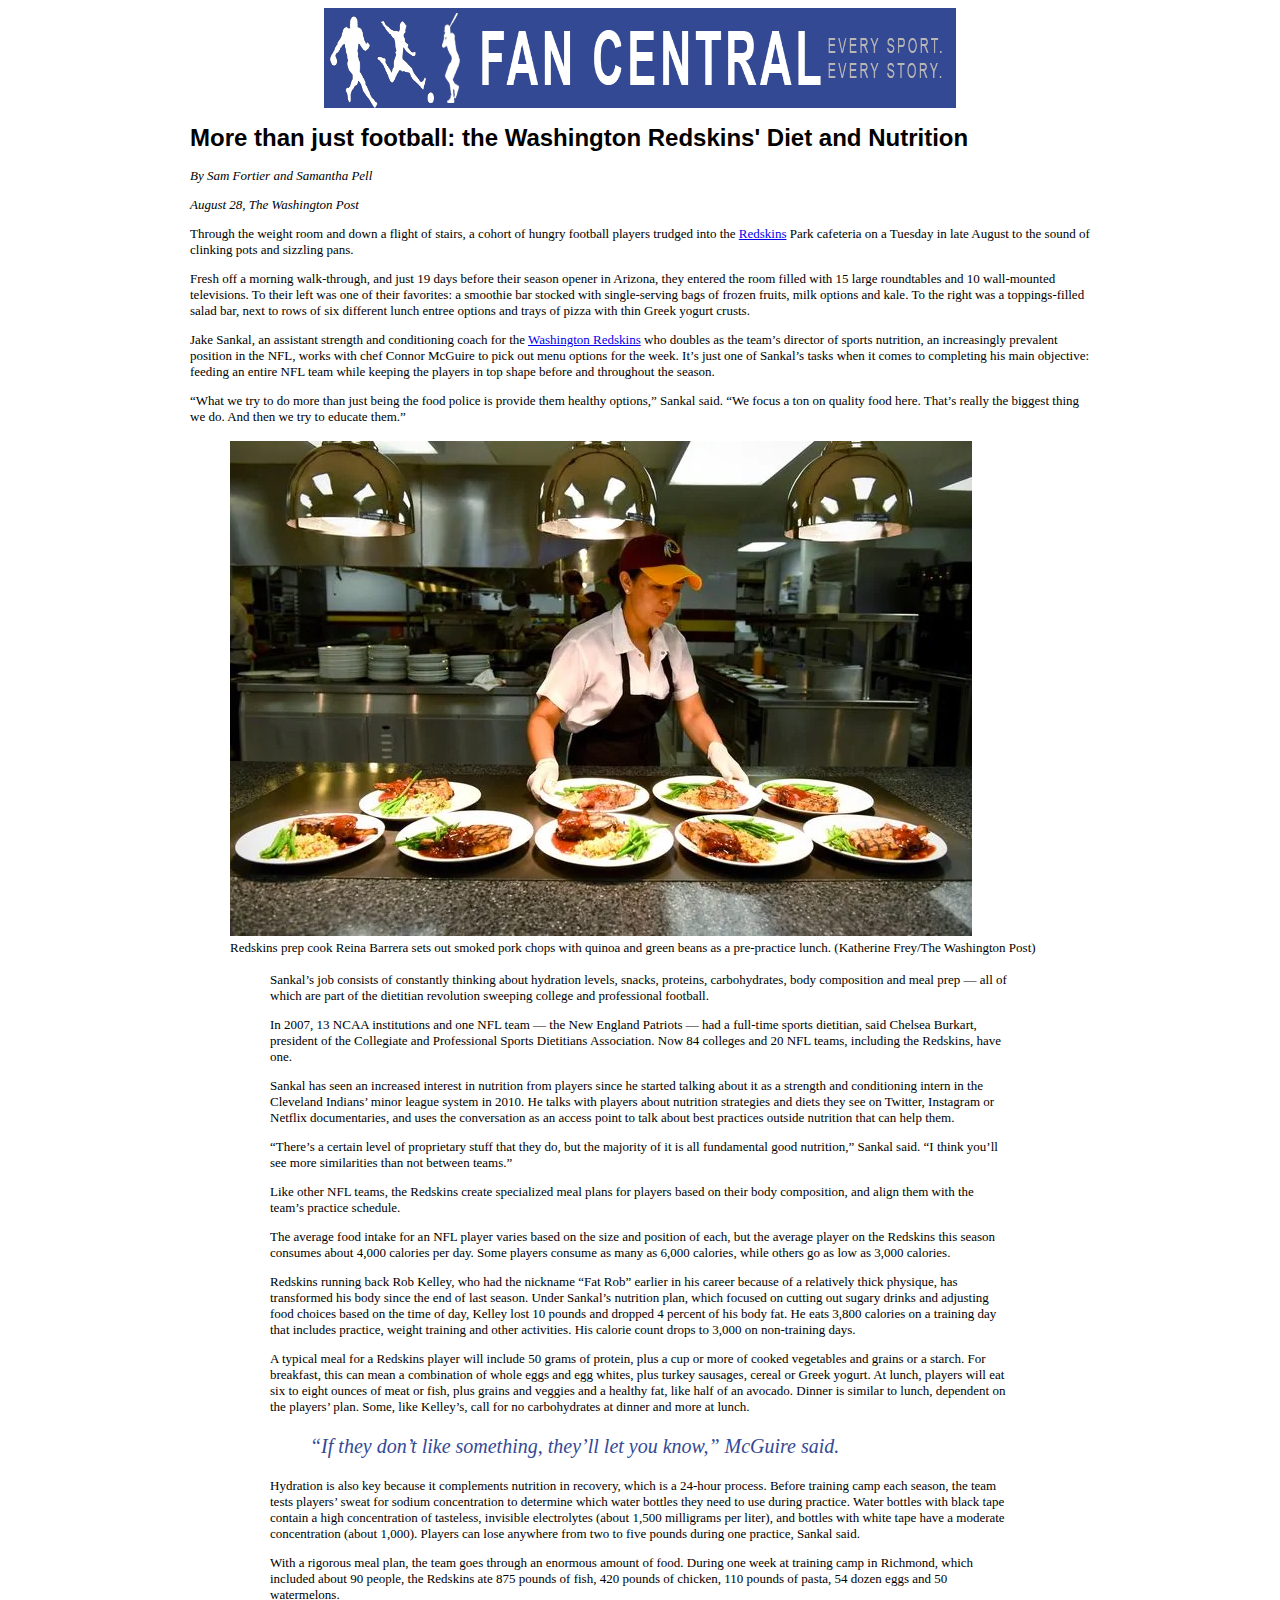
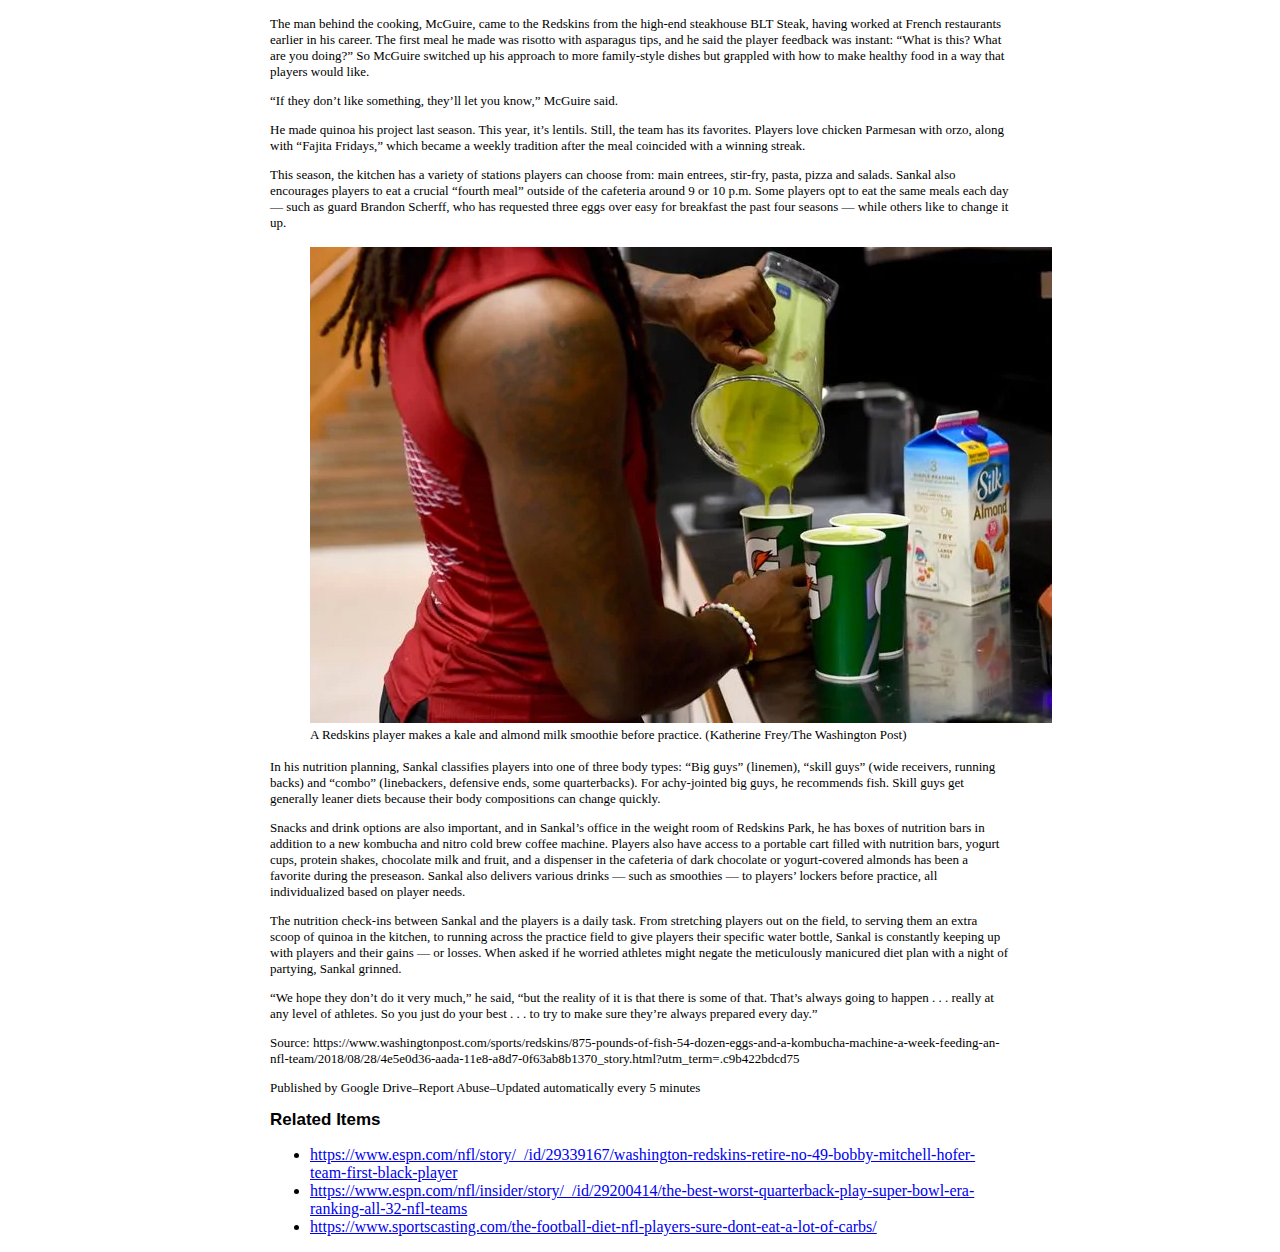
<file: OsgoodLayout/index.html>
<!DOCTYPE html>
<html lang="en">

  <head>
    <title>Fan Central</title>

    <link rel="stylesheet" type="text/css" href="stylesheet.css">

  </head>

    <body>
      <img src="images/sports-banner.png" alt="banner" width="1080" height="100" class="banner">

      <div id="content">

      <h1>More than just football: the Washington Redskins' Diet and Nutrition</h1>

      <div id="byline">
        <p>By Sam Fortier and Samantha Pell</p>
        <p>August 28, The Washington Post</p>
      </div>

      <p>Through the weight room and down a flight of stairs, a cohort of hungry football players trudged into the <a href="https://www.redskins.com/" target=_blank>Redskins</a> Park cafeteria on a Tuesday in late August to the sound of clinking pots and sizzling pans.</p>


      <p>Fresh off a morning walk-through, and just 19 days before their season opener in Arizona, they entered the room filled with 15 large roundtables and 10 wall-mounted televisions. To their left was one of their favorites: a smoothie bar stocked with single-serving bags of frozen fruits, milk options and kale. To the right was a toppings-filled salad bar, next to rows of six different lunch entree options and trays of pizza with thin Greek yogurt crusts.</p>


      <p>Jake Sankal, an assistant strength and conditioning coach for the <a href="https://www.redskins.com/" target=_blank>Washington Redskins</a> who doubles as the team’s director of sports nutrition, an increasingly prevalent position in the NFL, works with chef Connor McGuire to pick out menu options for the week. It’s just one of Sankal’s tasks when it comes to completing his main objective: feeding an entire NFL team while keeping the players in top shape before and throughout the season.</p>


      <p>“What we try to do more than just being the food police is provide them healthy options,” Sankal said. “We focus a ton on quality food here. That’s really the biggest thing we do. And then we try to educate them.”</p>

      <figure>
      <img class="picture" src="images/redskins-food-image2.jpg" alt="picture of food preparation">
      <figcaption>Redskins prep cook Reina Barrera sets out smoked pork chops with quinoa and green beans as a pre-practice lunch. (Katherine Frey/The Washington Post)</figcaption>
      <figure>

      <p>Sankal’s job consists of constantly thinking about hydration levels, snacks, proteins, carbohydrates, body composition and meal prep — all of which are part of the dietitian revolution sweeping college and professional football.</p>


      <p>In 2007, 13 NCAA institutions and one NFL team — the New England Patriots — had a full-time sports dietitian, said Chelsea Burkart, president of the Collegiate and Professional Sports Dietitians Association. Now 84 colleges and 20 NFL teams, including the Redskins, have one.</p>


      <p>Sankal has seen an increased interest in nutrition from players since he started talking about it as a strength and conditioning intern in the Cleveland Indians’ minor league system in 2010. He talks with players about nutrition strategies and diets they see on Twitter, Instagram or Netflix documentaries, and uses the conversation as an access point to talk about best practices outside nutrition that can help them.</p>


      <p>“There’s a certain level of proprietary stuff that they do, but the majority of it is all fundamental good nutrition,” Sankal said. “I think you’ll see more similarities than not between teams.”</p>


      <p>Like other NFL teams, the Redskins create specialized meal plans for players based on their body composition, and align them with the team’s practice schedule.</p>


      <p>The average food intake for an NFL player varies based on the size and position of each, but the average player on the Redskins this season consumes about 4,000 calories per day. Some players consume as many as 6,000 calories, while others go as low as 3,000 calories.</p>


      <p>Redskins running back Rob Kelley, who had the nickname “Fat Rob” earlier in his career because of a relatively thick physique, has transformed his body since the end of last season. Under Sankal’s nutrition plan, which focused on cutting out sugary drinks and adjusting food choices based on the time of day, Kelley lost 10 pounds and dropped 4 percent of his body fat. He eats 3,800 calories on a training day that includes practice, weight training and other activities. His calorie count drops to 3,000 on non-training days.</p>


      <p>A typical meal for a Redskins player will include 50 grams of protein, plus a cup or more of cooked vegetables and grains or a starch. For breakfast, this can mean a combination of whole eggs and egg whites, plus turkey sausages, cereal or Greek yogurt. At lunch, players will eat six to eight ounces of meat or fish, plus grains and veggies and a healthy fat, like half of an avocado. Dinner is similar to lunch, dependent on the players’ plan. Some, like Kelley’s, call for no carbohydrates at dinner and more at lunch.</p>

      <blockquote>“If they don’t like something, they’ll let you know,” McGuire said.</blockquote>

      <p>Hydration is also key because it complements nutrition in recovery, which is a 24-hour process. Before training camp each season, the team tests players’ sweat for sodium concentration to determine which water bottles they need to use during practice. Water bottles with black tape contain a high concentration of tasteless, invisible electrolytes (about 1,500 milligrams per liter), and bottles with white tape have a moderate concentration (about 1,000). Players can lose anywhere from two to five pounds during one practice, Sankal said.</p>


      <p>With a rigorous meal plan, the team goes through an enormous amount of food. During one week at training camp in Richmond, which included about 90 people, the Redskins ate 875 pounds of fish, 420 pounds of chicken, 110 pounds of pasta, 54 dozen eggs and 50 watermelons.</p>


      <p>The man behind the cooking, McGuire, came to the Redskins from the high-end steakhouse BLT Steak, having worked at French restaurants earlier in his career. The first meal he made was risotto with asparagus tips, and he said the player feedback was instant: “What is this? What are you doing?” So McGuire switched up his approach to more family-style dishes but grappled with how to make healthy food in a way that players would like.</p>


      <p>“If they don’t like something, they’ll let you know,” McGuire said.</p>


      <p>He made quinoa his project last season. This year, it’s lentils. Still, the team has its favorites. Players love chicken Parmesan with orzo, along with “Fajita Fridays,” which became a weekly tradition after the meal coincided with a winning streak.</p>


      <p>This season, the kitchen has a variety of stations players can choose from: main entrees, stir-fry, pasta, pizza and salads. Sankal also encourages players to eat a crucial “fourth meal” outside of the cafeteria around 9 or 10 p.m. Some players opt to eat the same meals each day — such as guard Brandon Scherff, who has requested three eggs over easy for breakfast the past four seasons — while others like to change it up.</p>

      <figure>
      <img class= "picture" src="images/redskins-food-image4.jpg" alt="picture of smoothie">
      <figcaption>A Redskins player makes a kale and almond milk smoothie before practice. (Katherine Frey/The Washington Post)</figcaption>
      </figure>


      <p>In his nutrition planning, Sankal classifies players into one of three body types: “Big guys” (linemen), “skill guys” (wide receivers, running backs) and “combo” (linebackers, defensive ends, some quarterbacks). For achy-jointed big guys, he recommends fish. Skill guys get generally leaner diets because their body compositions can change quickly.</p>


      <p>Snacks and drink options are also important, and in Sankal’s office in the weight room of Redskins Park, he has boxes of nutrition bars in addition to a new kombucha and nitro cold brew coffee machine. Players also have access to a portable cart filled with nutrition bars, yogurt cups, protein shakes, chocolate milk and fruit, and a dispenser in the cafeteria of dark chocolate or yogurt-covered almonds has been a favorite during the preseason. Sankal also delivers various drinks — such as smoothies — to players’ lockers before practice, all individualized based on player needs.</p>


      <p>The nutrition check-ins between Sankal and the players is a daily task. From stretching players out on the field, to serving them an extra scoop of quinoa in the kitchen, to running across the practice field to give players their specific water bottle, Sankal is constantly keeping up with players and their gains — or losses. When asked if he worried athletes might negate the meticulously manicured diet plan with a night of partying, Sankal grinned.</p>


      <p>“We hope they don’t do it very much,” he said, “but the reality of it is that there is some of that. That’s always going to happen . . . really at any level of athletes. So you just do your best . . . to try to make sure they’re always prepared every day.”</p>



      <p>Source: https://www.washingtonpost.com/sports/redskins/875-pounds-of-fish-54-dozen-eggs-and-a-kombucha-machine-a-week-feeding-an-nfl-team/2018/08/28/4e5e0d36-aada-11e8-a8d7-0f63ab8b1370_story.html?utm_term=.c9b422bdcd75</p>


      <p>Published by Google Drive–Report Abuse–Updated automatically every 5 minutes</p>

      <h2>Related Items</h2>
      <ul>
        <li> <a href="https://www.espn.com/nfl/story/_/id/29339167/washington-redskins-retire-no-49-bobby-mitchell-hofer-team-first-black-player" target=_blank>https://www.espn.com/nfl/story/_/id/29339167/washington-redskins-retire-no-49-bobby-mitchell-hofer-team-first-black-player</li>
        <li> <a href="https://www.espn.com/nfl/insider/story/_/id/29200414/the-best-worst-quarterback-play-super-bowl-era-ranking-all-32-nfl-teams" target=_blank>https://www.espn.com/nfl/insider/story/_/id/29200414/the-best-worst-quarterback-play-super-bowl-era-ranking-all-32-nfl-teams</li>
        <li> <a href="https://www.sportscasting.com/the-football-diet-nfl-players-sure-dont-eat-a-lot-of-carbs/" target=_blank>https://www.sportscasting.com/the-football-diet-nfl-players-sure-dont-eat-a-lot-of-carbs/</li>
      </ul>

    </div>

    </body>

</html>
</file>
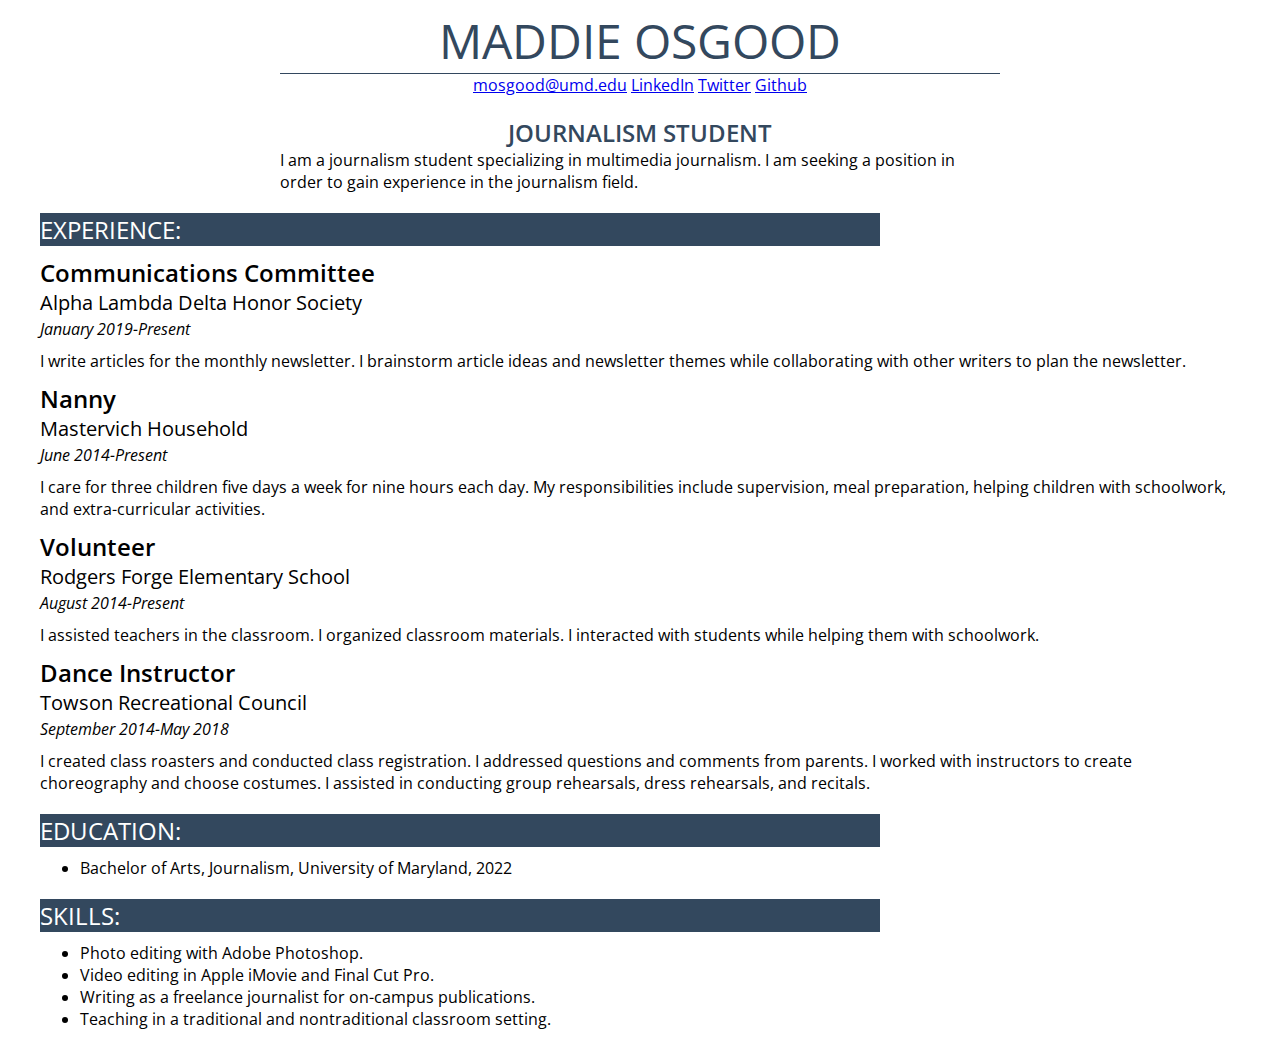
<file: resume/index.html>
<!DOCTYPE html>
<html lang=en>

<head>

  <title>Maddie Osgood's Resume </title>

  <link rel="stylesheet" type="text/css" href="style.css">

  <link href="https://fonts.googleapis.com/css2?family=Open+Sans:wght@400;600;700&display=swap" rel="stylesheet">

</head>

<body>
<!--I built this myself!-->

<div id="container">

<div id="name">Maddie Osgood</div>


<!--
<img src="maddie-osgood.jpg" width="300px">
-->

<ul class="menu">
  <li class="info"><a href= mailto:mosgood@umd.edu>mosgood@umd.edu</a></li>
  <li class="info"><a href=https://www.linkedin.com/in/maddie-osgood-ba05011ab/>LinkedIn</a></li>
  <li class="info"><a href=https://twitter.com/osgoodmaddie>Twitter</a></li>
  <li class="info"><a href=https://github.com/maddieos/>Github</a></li>
</ul>

<div id="title">Journalism Student</div>

<p class="top">I am a journalism student specializing in multimedia journalism. I am seeking a position in order to gain experience in the journalism field.</p>

<div class="sectionheader">Experience:</div>

<div class="jobtitle">Communications Committee</div>
<div class="organization">Alpha Lambda Delta Honor Society</div>
<div class="date">January 2019-Present</div>
<p class="description">I write articles for the monthly newsletter. I brainstorm article ideas and newsletter themes while collaborating with other writers to plan the newsletter.</p>

<div class="jobtitle">Nanny</div>
<div class="organization">Mastervich Household</div>
<div class="date">June 2014-Present</div>
<p class="description">I care for three children five days a week for nine hours each day. My responsibilities include supervision, meal preparation, helping children with schoolwork, and extra-curricular activities.</p>

<div class="jobtitle">Volunteer</div>
<div class="organization">Rodgers Forge Elementary School</div>
<div class="date">August 2014-Present</div>
<p class="description">I assisted teachers in the classroom. I organized classroom materials. I interacted with students while helping them with schoolwork.</p>

<div class="jobtitle">Dance Instructor</div>
<div class="organization">Towson Recreational Council</div>
<div class="date">September 2014-May 2018</div>
<p class="description">I created class roasters and conducted class registration. I addressed questions and comments from parents. I worked with instructors to create choreography and choose costumes. I assisted in conducting group rehearsals, dress rehearsals, and recitals.</p>

<div class="sectionheader">Education:</div>
<ul id="degrees">
  <li>Bachelor of Arts, Journalism, University of Maryland, 2022</li>
</ul>

<div class="sectionheader">Skills:</div>
<ul id="do">
  <li>Photo editing with Adobe Photoshop.</li>
  <li>Video editing in Apple iMovie and Final Cut Pro.</li>
  <li>Writing as a freelance journalist for on-campus publications.</li>
  <li>Teaching in a traditional and nontraditional classroom setting.</li>


</div>

</body>

</html>
</file>
<file: final-project/style.css>
/*media queries*/

@media(max-width:650px) {
  .hero-head{
    font-size:1.5em;
  }
}

/*topper*/

.nav-item-dropdown {
  color:#fff;
  margin:0 auto;
  font-weight:700;
  text-transform:uppercase;
}

.navbar .dropdown-menu {
  background-color: transparent !important;
  text-align:center;
  margin-left:45%;
}

.dropdown-item {
  color:#F5CA44;
}

.logo-title {
  color:#F5CA44;
}


/*splash area*/

.hero-container {
  position:relative;
  text-align:center;
  color:#FFF;
}

.hero-image{
  width:100%;
}

.overlay {
  position:absolute;
  top:20%;
  width:100%;
  background:#000;
  opacity:.7;
}

.hero-head {
  font-family: 'Playfair Display', serif;
  font-size:6em;
  color:#FFF;
  margin:0 auto;
  padding-bottom:10px;
}

.hero-sub {
  font-family:sans-serif;
  font-size:.25em;
}


/*image caption*/
figcaption {
  color: #d3d3d3;
  font-family:'Lato', sans-serif;
  font-size:.75em;
  display: block;
  margin-left: auto;
  margin-right: auto;
  width: 50%;
}

/*pullquote*/
.quote {
  font-family:'Lato', sans-serif;
  color:#F5CA44;
  font-size:3em;
  font-weight:700;
  text-align:left;
  padding: 15px 0 15px 0;
  border-top: 1px solid #F5CA44;
  border-bottom: 1px solid #F5CA44;
  margin-top:20px;
  margin-bottom:20px;

}

.quote-attribution {
  font-family:'Playfair Display', serif;
  font-size: 1em;
  text-align:right;
}

/**PICTURE**/
.image {
  display: block;
  margin-left: auto;
  margin-right: auto;
  width: 50%;
}

.pic {
  display: block;
   margin-left: auto;
   margin-right: auto;
   width: 100%;
   padding: 15px 0 15px 0;
}

/**Graphic**/
.graphic {
  margin-top:20px;
  margin-bottom:20px;
}

.headline {
  font-size:3em;
  font-weight:700;
  text-align:center;
  font-family:'Lato', sans-serif;
  color:#F5CA44
}

.byline {
  font-size:1em;
  text-transform:uppercase;
  font-family:'Lato', sans-serif;
  text-align:center;
}

.chapter {
  color:#F5CA44;
  font-size:2em;
  font-weight:700;
  text-align:left;
  font-family:'Lato', sans-serif;
}

p {
  font-family: Georgia, serif;
  line-height:180%;
}

.music {
  display: block;
   margin-left: auto;
   margin-right: auto;
   margin-top: 25px;
   margin-bottom: 25px;
}

#footer{
  background-color:#333a41;
  height:70px;
  padding:20px;
}

.footer {
  color:#FFF;
  font-family:'Lato', sans-serif;
  text-align:center;
}
</file>
<file: html-frame/style.css>
.headline {
  font-size:3em;
  font-weight:700;
  text-align:center;
  font-family:'Montserrat', sans-serif;
}

.byline {
  font-size:1em;
  text-transform:uppercase;
  font-family:'Montserrat', sans-serif;
  text-align:center;
}

.chapter {
  font-size:2em;
  font-weight:700;
  text-align:left;
  font-family:'Montserrat', sans-serif;
}

p {
  font-family:Georgia, serif;
  line-height:180%;
}

.image {
  display: block;
  margin-left: auto;
  margin-right: auto;
  width: 50%;
}

figcaption {
  color: #d3d3d3;
  font-family:'Montserrat', sans-serif;
  display: block;
  margin-left: auto;
  margin-right: auto;
  width: 50%;

}

#footer{
  background-color:black;
  height:70px;
  padding:20px;
}

.footer {
  color:#FFF;
  font-family:'Montserrat', sans-serif;
  text-align:center;
}
</file>
<file: midterm/stylesheet.css>
#content {
  width:900px;
  margin:0 auto;
}

#byline {
  font-family: Helvetica, sans-serif;
  font-size: 13px;
  font-style: italic;
}

h1 {
  font-family: Georgia, serif;
  font-size:28px;
}

h2 {
  font-family: Georgia, serif;
  font-size: 20px;
}

p {
  font-family:Helvetica, Arial, sans-serif;
  font-size:12px;

}

/*border around pullquote*/
.boxed{
  border:1px solid #953f53;
}

blockquote {
  color:#953f53;
  font-family:Helvetica, Arial, sans-serif;
  font-size:17px;
}

figcaption {
  font-family:Helvetica, Arial, sans-serif;
  font-size:12px;
}

h3 {
  font-family: Georgia, serif;
  font-size: 17px;
}

h4 {
  font-family:Helvetica, Arial, sans-serif;
}


h5 {
  font-family:Helvetica, Arial, sans-serif;
}

h6{
  font-family:Helvetica, Arial, sans-serif;
  font-size:12px;
}

li {
  font-family:Helvetica, Arial, sans-serif;
  font-size:12px;
}
</file>
<file: OsgoodLayout/stylesheet.css>
#content {
  width:900px;
  margin:0 auto;
}

#byline {
  font-family: Helvetica, sans-serif;
  font-size: 14px;
  font-style: italic;
}

.banner {
  display: block;
  margin-left: auto;
  margin-right: auto;
  width: 50%;
}

.picture{
  margin:0 auto;
}

h1 {
  font-family: Helvetica, sans-serif;
  font-size:24px

}

p {
  font-family: Georgia, serif;
  font-size:13px;

}

figcaption {
  font-family: Georgia, serif;
  font-size:13px;
}

blockquote {
  font-family: Georgia, serif;
  font-size:20px;
  color: #344994;
  font-style: italic;
}

h2{
  font-family: Helvetica, sans-serif;
  font-size:17px;
}
</file>
<file: resume/style.css>
/*styles for my resume*/

BODY{
  font-family:'Open Sans', arial, sans-serif;
  font-size:1em;

  font-weight:400;
}

#container {
  width:100%;
  max-width:1200px;
  margin:0 auto;
}

#name {
  font-size:3em;
  text-transform:uppercase;
  text-align:center;
  color:#33485e;
  border-bottom: 1px solid #33485e;
  width:60%;
  min-width:300px;
  margin:0 auto;
}

#title {
  text-align:center;
  text-transform:uppercase;
  font-size:1.5em;
  color:#33485e;
  font-weight:600;
  margin-top:20px;
  margin-bottom:0;
  margin-right:0;
  margin-left:0;
}

/*media links*/

.menu {
  margin:0;
  padding:0;
  text-align:center;
}

.info {
  display:inline;
}

.sectionheader {
  font-size:1.5em;
  text-transform: uppercase;
  background-color: #33485e;
  color: #fff;
  margin-top:20px;
  margin-bottom:10px;
  margin-right:0;
  margin-left:0;
  width:70%;
  min-width:300px;
}

/*experience*/

.jobtitle {
  font-weight:600;
  font-size:1.5em;
}

.organization {
  font-weight:400;
  font-size:1.25em;
}

.date {
  font-weight:400;
  font-style:italic;
  font-size:1em;
  margin-top:2px;
  margin-bottom:0;
  margin-right:0;
  margin-left:0;
}

.description {
  margin-top:10px;
  margin-bottom:10px;
  margin-right:0;
  margin-left:0;
}

/*education*/

#degrees {
  margin-top:5px;
  margin-bottom:0;
  margin-right:0;
  margin-left:0;
}

/*skills*/

#do {
  margin-top:5px;
  margin-bottom:0;
  margin-right:0;
  margin-left:0;
}

ul{
  font-size:1em;
}

/*mission statement*/
.top {
  width:60%;
  min-width:300px;
  margin:0 auto;
  margin-bottom:30;
}
</file>
